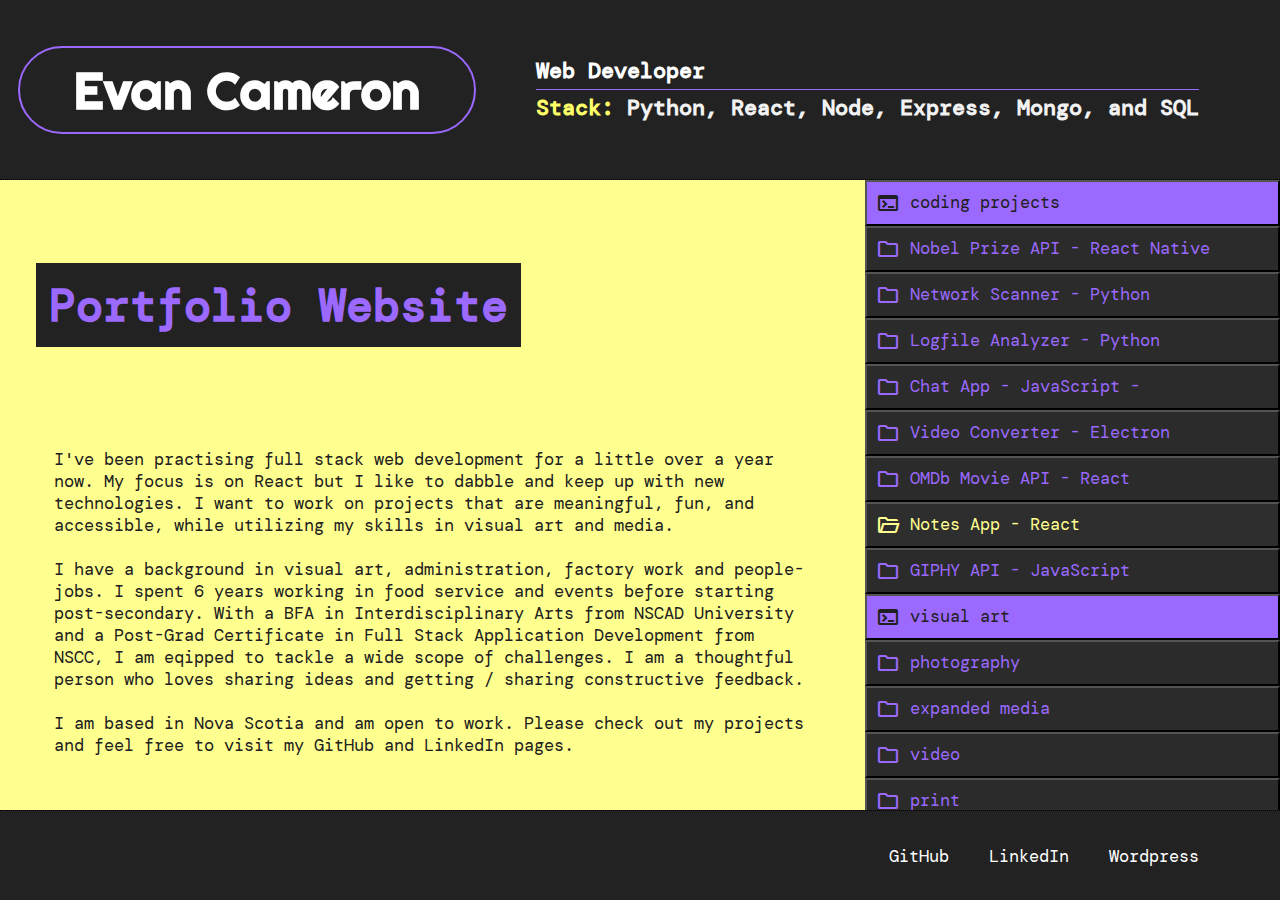
<file: index.html>
<!DOCTYPE html>
<html lang="en">
  <head>
    <meta charset="UTF-8" />
    <meta name="viewport" content="width=device-width, initial-scale=1.0" />

    <link rel="stylesheet" href="/style.css" />
    <link rel="icon" type="image/x-icon" href="../logos/green-disk.jpg" />
    <link
      rel="stylesheet"
      href="https://fonts.googleapis.com/css2?family=Material+Symbols+Outlined:opsz,wght,FILL,GRAD@20..48,100..700,0..1,-50..200"
    />
    <link
      rel="stylesheet"
      href="https://fonts.googleapis.com/css2?family=Material+Symbols+Outlined:opsz,wght,FILL,GRAD@20..48,100..700,0..1,-50..200"
    />
    <link rel="preconnect" href="https://fonts.googleapis.com" />
    <link rel="preconnect" href="https://fonts.gstatic.com" crossorigin />
    <link
      href="https://fonts.googleapis.com/css2?family=DM+Mono&family=Gabarito:wght@500&family=Righteous&family=Special+Elite&family=Work+Sans:wght@500&family=Young+Serif&display=swap"
      rel="stylesheet"
    />
    <link rel="apple-touch-icon" sizes="180x180" href="/apple-touch-icon.png" />
    <link
      rel="icon"
      type="image/png"
      sizes="32x32"
      href="./logos/floppydisk.png"
    />
    <!-- <link rel="icon" type="image/png" sizes="16x16" href="/floppydisk.png"> -->
    <link rel="manifest" href="/site.webmanifest" />

    <style>
      .material-symbols-outlined {
        font-variation-settings: "FILL" 0, "wght" 400, "GRAD" 0, "opsz" 24;
      }
    </style>

    <title>makeover</title>
  </head>
  <body>
    <div class="container">
      <div class="header">
        <div class="site-title">
          <a href="../index.html"><h1><span class="nowrap">Evan Cameron</span></h1></a>
        </div>
        <div class="job-title">
          <h2 id="dev">Web Developer</h2>
          <h2 id="stack">
            <span id="white">Stack: </span>Python, React, Node, Express, Mongo,
            and SQL
          </h2>
        </div>
      </div>

      <div class="main">
        <div class="navs">
          <div class="scroll-nav1">
            <button class="menu" id="menu">
              <span class="material-symbols-outlined"> terminal </span>
              <p class="nowrap">&nbsp;coding projects</p>
            </button>
            <a href="./pages/nobel.html"><button class="react" id="item1">
              <span class="material-symbols-outlined"> folder </span>
              <p class="nowrap">&nbsp;Nobel Prize API - React Native</p>
            </button></a>
              <a href="./pages/network.html"><button class="python" id="item4">
                <span class="material-symbols-outlined"> folder </span>
                <p class="nowrap">&nbsp;Network Scanner - Python</p>
              </button></a>
            <a href="./pages/logfile.html"><button class="python" id="item4">
              <span class="material-symbols-outlined"> folder </span>
              <p class="nowrap">&nbsp;Logfile Analyzer - Python</p>
            </button></a>
            <a href="./pages/socket.html"><button class="js" id="item5">
              <span class="material-symbols-outlined"> folder </span>
              <p class="nowrap">&nbsp;Chat App - JavaScript - </p>
            </button></a>
            <a href="./pages/videoconverter.html"><button class="js" id="item6">
              <span class="material-symbols-outlined"> folder </span>
              <p class="nowrap">&nbsp;Video Converter - Electron</p>
            </button></a>
            <a href="./pages/movies.html"><button class="react" id="item7">
              <span class="material-symbols-outlined"> folder </span>
              <p class="nowrap">&nbsp;OMDb Movie API - React</p>
            </button></a>
            <a href="./notes.html"><button class="unity  open-folder" id="item8">
              <span class="material-symbols-outlined"> folder_open </span>
              <p class="nowrap">&nbsp;Notes App - React</p>
            </button></a>
            <a href="./pages/giphy.html"><button class="react" id="item2">
              <span class="material-symbols-outlined"> folder </span>
              <p class="nowrap">&nbsp;GIPHY API - JavaScript</p>
            </button></a>
          </div>
          <div class="scroll-nav1">
            <button class="menu" id="menu">
              <span class="material-symbols-outlined"> terminal </span>
              <p class="nowrap">&nbsp;visual art</p>
            </button>
            <a href="./nobel.html"><button class="react" id="item1">
              <span class="material-symbols-outlined"> folder </span>
              <p class="nowrap">&nbsp;photography</p>
            </button></a>
            <a href="'./giphy.html"><button class="react" id="item2">
              <span class="material-symbols-outlined"> folder </span>
              <p class="nowrap">&nbsp;expanded media </p>
            </button></a>
            <a href="./logfile.html"><button class="python" id="item4">
              <span class="material-symbols-outlined"> folder </span>
              <p class="nowrap">&nbsp;video</p>
            </button></a>
            <a href="./logfile.html"><button class="python" id="item4">
              <span class="material-symbols-outlined"> folder </span>
              <p class="nowrap">&nbsp;print</p>
            </button></a>
          </div>
          <div class="scroll-nav1">
            <button class="menu" id="menu">
              <span class="material-symbols-outlined"> terminal </span>
              <p class="nowrap">&nbsp;blog</p>
            </button>
            <a href="./nobel.html"><button class="react" id="item1">
              <span class="material-symbols-outlined"> folder </span>
              <p class="nowrap">&nbsp;nocturne 2023 highlights</p>
            </button></a>
            <a href="'./giphy.html"><button class="react" id="item2">
              <span class="material-symbols-outlined"> folder </span>
              <p class="nowrap">&nbsp;listening october 2023</p>
            </button></a>
            <a href="./logfile.html"><button class="python" id="item4">
              <span class="material-symbols-outlined"> folder </span>
              <p class="nowrap">&nbsp;AI : Pokemon</p>
            </button></a>
            <a href="./logfile.html"><button class="js" id="item5">
              <span class="material-symbols-outlined"> folder </span>
              <p class="nowrap">&nbsp;AI : Wallaca and Gromit</p>
            </button></a>
            <a href="./logfile.html"></a><button class="js" id="item6">
              <span class="material-symbols-outlined"> folder </span>
              <p class="nowrap">&nbsp;AI : Powerpuff Girls</p>
            </button></a>
            <a href="./logfile.html"></a><button class="unity" id="item7">
              <span class="material-symbols-outlined"> folder </span>
              <p class="nowrap">&nbsp;desk tour autumn 2023</p>
            </button></a>
            <a href="./logfile.html"></a><button class="unity" id="item8">
              <span class="material-symbols-outlined"> folder </span>
              <p class="nowrap">&nbsp;pictures of art - Q3 2023</p>
            </button></a>
          </div>
          
        </div>

        <div class="content-home">
          <div class="content-intro">
            <h3 class="home-title nowrap">Portfolio Website</h3>
            <!-- <div class="buttons">
              <h3 class="type python">GitHub</h3>
              <h3 class="type github">LinkedIn</h3>
            </div> -->
          </div>

          <div class="description">
            <!-- <div class="coverphoto">
                <img src="./media/network.png" alt="" />
            </div> -->
                <div class="project-text">
                  <p class="paragraph"> I've been practising full stack web development for a little over a year now. My focus is on React but I like to dabble and keep up with new technologies. I want to work on projects that are meaningful, fun, and accessible,  while utilizing my skills in visual art and media. 
                  <br><br>
                  I have a background in visual art, administration, factory work and people-jobs. I spent 6 years working in food service and events before starting post-secondary. With a BFA in Interdisciplinary Arts from NSCAD University and a Post-Grad Certificate in Full Stack Application Development from NSCC, I am eqipped to tackle a wide scope of challenges. I am a thoughtful person who loves sharing ideas and getting / sharing constructive feedback.
                  <br><br>
                  I am based in Nova Scotia and am open to work. Please check out my projects and feel free to visit my GitHub and LinkedIn pages.
                  </p>
                </div>
          </div>
        </div>
      </div>

      <div class="footer">
        <div>
          <nav>
            <a class="footer-link" href="">GitHub</a>
            <a class="footer-link" href="">LinkedIn</a>
            <a class="footer-link" href="">Wordpress</a>
          </nav>
        </div>
      </div>
    </div>
  </body>
</html>
</file>
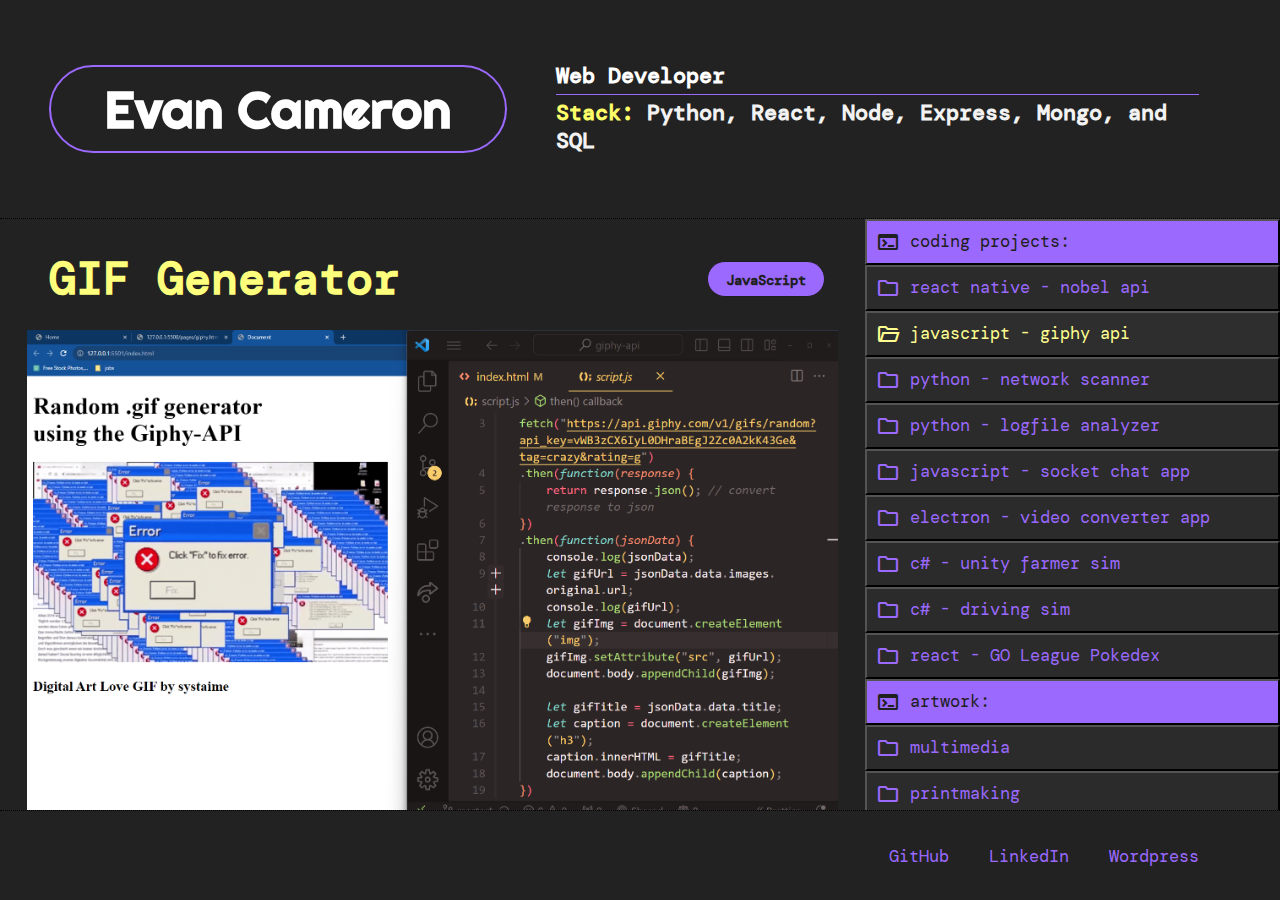
<file: pages/giphy.html>
<!DOCTYPE html>
<html lang="en">
  <head>
    <meta charset="UTF-8" />
    <meta name="viewport" content="width=device-width, initial-scale=1.0" />

    <link rel="stylesheet" href="/style.css" />
    <link rel="icon" type="image/x-icon" href="../logos/green-disk.jpg" />
    <link
      rel="stylesheet"
      href="https://fonts.googleapis.com/css2?family=Material+Symbols+Outlined:opsz,wght,FILL,GRAD@20..48,100..700,0..1,-50..200"
    />
    <link
      rel="stylesheet"
      href="https://fonts.googleapis.com/css2?family=Material+Symbols+Outlined:opsz,wght,FILL,GRAD@20..48,100..700,0..1,-50..200"
    />
    <link rel="preconnect" href="https://fonts.googleapis.com" />
    <link rel="preconnect" href="https://fonts.gstatic.com" crossorigin />
    <link
      href="https://fonts.googleapis.com/css2?family=DM+Mono&family=Gabarito:wght@500&family=Righteous&family=Special+Elite&family=Work+Sans:wght@500&family=Young+Serif&display=swap"
      rel="stylesheet"
    />
    <link rel="apple-touch-icon" sizes="180x180" href="/apple-touch-icon.png" />
    <link
      rel="icon"
      type="image/png"
      sizes="32x32"
      href="./logos/floppydisk.png"
    />
    <!-- <link rel="icon" type="image/png" sizes="16x16" href="/floppydisk.png"> -->
    <link rel="manifest" href="/site.webmanifest" />

    <style>
      .material-symbols-outlined {
        font-variation-settings: "FILL" 0, "wght" 400, "GRAD" 0, "opsz" 24;
      }
    </style>

    <title>makeover</title>
  </head>
  <body>
    <div class="container">

      <div class="header">
        <div class="title">
          <a href="../index.html">
            <h1><span class="nowrap">Evan Cameron</span></h1>
          </a>
        </div>
        <div class="job-title">
          <h2 id="dev">Web Developer</h2>
          <h2 id="stack"><span id="white">Stack: </span>Python, React, Node, Express, Mongo, and SQL </h2>
        </div>
      </div>

      <div class="main">
        <div class="navs">
          <div class="scroll-nav1">
            <button class="menu" id="menu">
              <span class="material-symbols-outlined"> terminal </span>
              <p class="nowrap">&nbsp;coding projects:</p>
            </button>
            <button class="react" id="item1">
                <span class="material-symbols-outlined"> folder </span>
                <p class="nowrap">&nbsp;react native - nobel api</p>
            </button>
            <a href="./giphy.html"><button class="react open-folder" id="item2">
              <span class="material-symbols-outlined"> folder_open </span>
              <p class="nowrap">&nbsp;javascript - giphy api</p>
            </button></a>
            <a class="alt-anchor" href="./network.html">
              <button class="python" id="item3" >
                <span class="material-symbols-outlined">
                    folder
                    </span>
                <p class="nowrap">&nbsp;python - network scanner</p>
              </button> </a>
            <button class="python" id="item4">
              <span class="material-symbols-outlined"> folder </span>
              <p class="nowrap">&nbsp;python - logfile analyzer</p>
            </button>
            <button class="js" id="item5">
              <span class="material-symbols-outlined"> folder </span>
              <p class="nowrap">&nbsp;javascript - socket chat app</p>
            </button>
            <button class="js" id="item6">
              <span class="material-symbols-outlined"> folder </span>
              <p class="nowrap">&nbsp;electron - video converter app</p>
            </button>
            <button class="unity" id="item7">
              <span class="material-symbols-outlined"> folder </span>
              <p class="nowrap">&nbsp;c# - unity farmer sim</p>
            </button>
            <button class="unity" id="item8">
              <span class="material-symbols-outlined"> folder </span>
              <p class="nowrap">&nbsp;c# - driving sim</p>
            </button>
            <button class="react" id="item9">
              <span class="material-symbols-outlined"> folder </span>
              <p class="nowrap">&nbsp;react - GO League Pokedex </p>
            </button>
          </div>
          <div class="scroll-nav2">
            <button class="menu" id="menu">
              <span class="material-symbols-outlined"> terminal </span>
              <p class="nowrap">&nbsp;artwork:</p>
            </button>

              <button class="blog">
                <span class="material-symbols-outlined"> folder </span>
                <p class="nowrap">&nbsp;multimedia</p>
              </button>

              <button class="blog">
                <span class="material-symbols-outlined"> folder </span>
                <p class="nowrap">&nbsp;printmaking</p>
              </button>
              
            <button class="blog">
              <span class="material-symbols-outlined"> folder </span>
              <p class="nowrap">&nbsp;video</p>
            </button>
            
            <button class="blog">
              <span class="material-symbols-outlined"> folder </span>
              <p class="nowrap">&nbsp;photography</p>
            </button>
          </div>
          <div class="scroll-nav2">
            <button class="menu" id="menu">
              <span class="material-symbols-outlined"> terminal </span>
              <p>&nbsp;blog posts:</p>
            </button>

              <button class="blog">
                <span class="material-symbols-outlined"> folder </span>
                <p>&nbsp;Desk Tour Autumn 2023</p>
              </button>

              <button class="blog">
                <span class="material-symbols-outlined"> folder </span>
                <p>&nbsp;Listening Suggestions 08/10/2023</p>
              </button>
              
            <button class="blog">
              <span class="material-symbols-outlined"> folder </span>
              <p>&nbsp;AI in cartoons: Pokemon</p>
            </button>
            
            <button class="blog">
              <span class="material-symbols-outlined"> folder </span>
              <p>&nbsp;AI in cartoons: Powerpuff Girls</p>
            </button>
          </div>
        </div>

        <div class="content">

          <div class="content-intro">
            <h3 class="title nowrap">GIF Generator</h3>
            <h3 class="type">JavaScript</h3>
          </div>
          
          <div class="description">
            <img src="./media/giphy.png" alt="" />
            <div class="project-text">
                <p class="paragraph">
                    This web application uses the Giphy API to generate a random gif each time the page loads.
                    <br><br>
                    It does this by sending a request to the API, and storing the API's response as JSON data.
                    <br><br>
                    The URL of the GIF image from the JSON data is used to create an HTML image element, and appends this to the web page. 
                    <br><br>
                    <a class="alt-anchor" href="https://developers.giphy.com/docs/sdk" target="_blank"><p class="github-link">Check out the API docs &nbsp;<span class="material-symbols-outlined">
                        open_in_new
                        </span></p></a>
                </p>
                <a class="alt-anchor"><p class="github-link"><span class="material-symbols-outlined">
                    open_in_new
                    </span>Download the GitHub Repo &nbsp;</p></a>
            </div>    
        </div>

          

        </div>

      </div>

      <div class="footer">
        <div>
          <nav>
            <a href="">GitHub</a>
            <a href="">LinkedIn</a>
            <a href="">Wordpress</a>
          </nav>
        </div>
      </div>
    </div>
  </body>
</html>
</file>
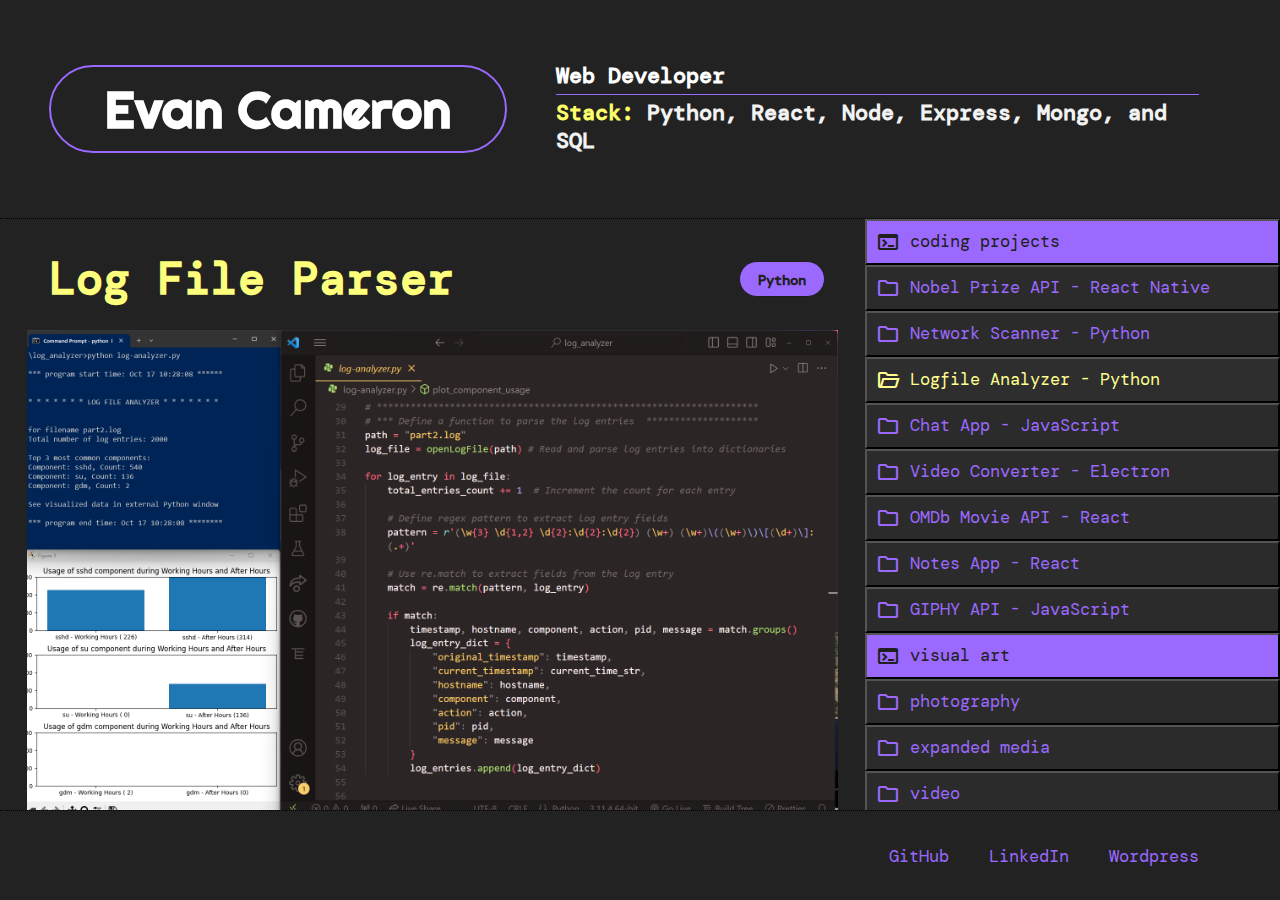
<file: pages/logfile.html>
<!DOCTYPE html>
<html lang="en">
  <head>
    <meta charset="UTF-8" />
    <meta name="viewport" content="width=device-width, initial-scale=1.0" />

    <link rel="stylesheet" href="/style.css" />
    <link rel="icon" type="image/x-icon" href="../logos/green-disk.jpg" />
    <link
      rel="stylesheet"
      href="https://fonts.googleapis.com/css2?family=Material+Symbols+Outlined:opsz,wght,FILL,GRAD@20..48,100..700,0..1,-50..200"
    />
    <link
      rel="stylesheet"
      href="https://fonts.googleapis.com/css2?family=Material+Symbols+Outlined:opsz,wght,FILL,GRAD@20..48,100..700,0..1,-50..200"
    />
    <link rel="preconnect" href="https://fonts.googleapis.com" />
    <link rel="preconnect" href="https://fonts.gstatic.com" crossorigin />
    <link
      href="https://fonts.googleapis.com/css2?family=DM+Mono&family=Gabarito:wght@500&family=Righteous&family=Special+Elite&family=Work+Sans:wght@500&family=Young+Serif&display=swap"
      rel="stylesheet"
    />
    <link rel="apple-touch-icon" sizes="180x180" href="/apple-touch-icon.png" />
    <link
      rel="icon"
      type="image/png"
      sizes="32x32"
      href="./logos/floppydisk.png"
    />
    <!-- <link rel="icon" type="image/png" sizes="16x16" href="/floppydisk.png"> -->
    <link rel="manifest" href="/site.webmanifest" />

    <style>
      .material-symbols-outlined {
        font-variation-settings: "FILL" 0, "wght" 400, "GRAD" 0, "opsz" 24;
      }
    </style>

    <title>makeover</title>
  </head>
  <body>
    <div class="container">

      <div class="header">
        <div class="title">
          <a href="../index.html">
            <h1><span class="nowrap">Evan Cameron</span></h1>
          </a>
        </div>
        <div class="job-title">
          <h2 id="dev">Web Developer</h2>
          <h2 id="stack"><span id="white">Stack: </span>Python, React, Node, Express, Mongo, and SQL </h2>
        </div>
      </div>

      <div class="main">
        <div class="navs">
          <div class="scroll-nav1">
            <button class="menu" id="menu">
              <span class="material-symbols-outlined"> terminal </span>
              <p class="nowrap">&nbsp;coding projects</p>
            </button>
            <a href="./nobel.html"><button class="react" id="item1">
              <span class="material-symbols-outlined"> folder </span>
              <p class="nowrap">&nbsp;Nobel Prize API - React Native</p>
            </button></a>
              <a href="./network.html"><button class="python" id="item4">
                <span class="material-symbols-outlined"> folder </span>
                <p class="nowrap">&nbsp;Network Scanner - Python</p>
              </button></a>
            <a href="./logfile.html"><button class="python open-folder" id="item4">
              <span class="material-symbols-outlined"> folder_open </span>
              <p class="nowrap">&nbsp;Logfile Analyzer - Python</p>
            </button></a>
            <a href="./socket.html"><button class="js" id="item5">
              <span class="material-symbols-outlined"> folder </span>
              <p class="nowrap">&nbsp;Chat App - JavaScript</p>
            </button></a>
            <a href="./videoconverter.html"><button class="js" id="item6">
              <span class="material-symbols-outlined"> folder </span>
              <p class="nowrap">&nbsp;Video Converter - Electron</p>
            </button></a>
            <a href="./movies.html"><button class="react" id="item7">
              <span class="material-symbols-outlined"> folder </span>
              <p class="nowrap">&nbsp;OMDb Movie API - React</p>
            </button></a>
            <a href="./notes.html"><button class="unity" id="item8">
              <span class="material-symbols-outlined"> folder </span>
              <p class="nowrap">&nbsp;Notes App - React</p>
            </button></a>
            <a href="./giphy.html"><button class="react" id="item2">
              <span class="material-symbols-outlined"> folder </span>
              <p class="nowrap">&nbsp;GIPHY API - JavaScript</p>
            </button></a>
          </div>
          <div class="scroll-nav1">
            <button class="menu" id="menu">
              <span class="material-symbols-outlined"> terminal </span>
              <p class="nowrap">&nbsp;visual art</p>
            </button>
            <a href="./nobel.html"><button class="react" id="item1">
              <span class="material-symbols-outlined"> folder </span>
              <p class="nowrap">&nbsp;photography</p>
            </button></a>
            <a href="'./giphy.html"><button class="react" id="item2">
              <span class="material-symbols-outlined"> folder </span>
              <p class="nowrap">&nbsp;expanded media </p>
            </button></a>
            <a href="./logfile.html"><button class="python" id="item4">
              <span class="material-symbols-outlined"> folder </span>
              <p class="nowrap">&nbsp;video</p>
            </button></a>
            <a href="./logfile.html"><button class="python" id="item4">
              <span class="material-symbols-outlined"> folder </span>
              <p class="nowrap">&nbsp;print</p>
            </button></a>
          </div>
          <div class="scroll-nav1">
            <button class="menu" id="menu">
              <span class="material-symbols-outlined"> terminal </span>
              <p class="nowrap">&nbsp;blog</p>
            </button>
            <a href="./nobel.html"><button class="react" id="item1">
              <span class="material-symbols-outlined"> folder </span>
              <p class="nowrap">&nbsp;nocturne 2023 highlights</p>
            </button></a>
            <a href="'./giphy.html"><button class="react" id="item2">
              <span class="material-symbols-outlined"> folder </span>
              <p class="nowrap">&nbsp;listening october 2023</p>
            </button></a>
            <a href="./logfile.html"><button class="python" id="item4">
              <span class="material-symbols-outlined"> folder </span>
              <p class="nowrap">&nbsp;AI : Pokemon</p>
            </button></a>
            <a href="./logfile.html"><button class="js" id="item5">
              <span class="material-symbols-outlined"> folder </span>
              <p class="nowrap">&nbsp;AI : Wallaca and Gromit</p>
            </button></a>
            <a href="./logfile.html"></a><button class="js" id="item6">
              <span class="material-symbols-outlined"> folder </span>
              <p class="nowrap">&nbsp;AI : Powerpuff Girls</p>
            </button></a>
            <a href="./logfile.html"></a><button class="unity" id="item7">
              <span class="material-symbols-outlined"> folder </span>
              <p class="nowrap">&nbsp;desk tour autumn 2023</p>
            </button></a>
            <a href="./logfile.html"></a><button class="unity" id="item8">
              <span class="material-symbols-outlined"> folder </span>
              <p class="nowrap">&nbsp;pictures of art - Q3 2023</p>
            </button></a>
          </div>
          
        </div>

        <div class="content">
          <div class="content-intro">
            <h3 class="title nowrap">Log File Parser</h3>
            <h3 class="type"> Python</h3>
          </div>
          
          <div class="description">
            <img src="./media/logfile.png" alt="" />
            <div class="project-text">
                <p class="paragraph">This Python program analyzes log entries from a file. It does the following:
                  <br><br>Reads log entries from a file and extracts information like timestamps, hostnames, components, actions, process IDs, and messages.
                  <br><br>Counts and displays the top three most common components mentioned in the log entries.
                  <br><br>Classifies log entries into "Working Hours" or "After Hours" based on their timestamps.
                  <br><br>Creates a plot that visualizes the usage of the top three components during working hours and after hours.</p>
                <a class="alt-anchor"><p class="github-link"><span class="material-symbols-outlined">
                    open_in_new
                    </span>Download the GitHub Repo &nbsp;</p></a>
            </div>    
        </div>

          

        </div>

      </div>

      <div class="footer">
        <div>
          <nav>
            <a href="">GitHub</a>
            <a href="">LinkedIn</a>
            <a href="">Wordpress</a>
          </nav>
        </div>
      </div>
    </div>
  </body>
</html>
</file>
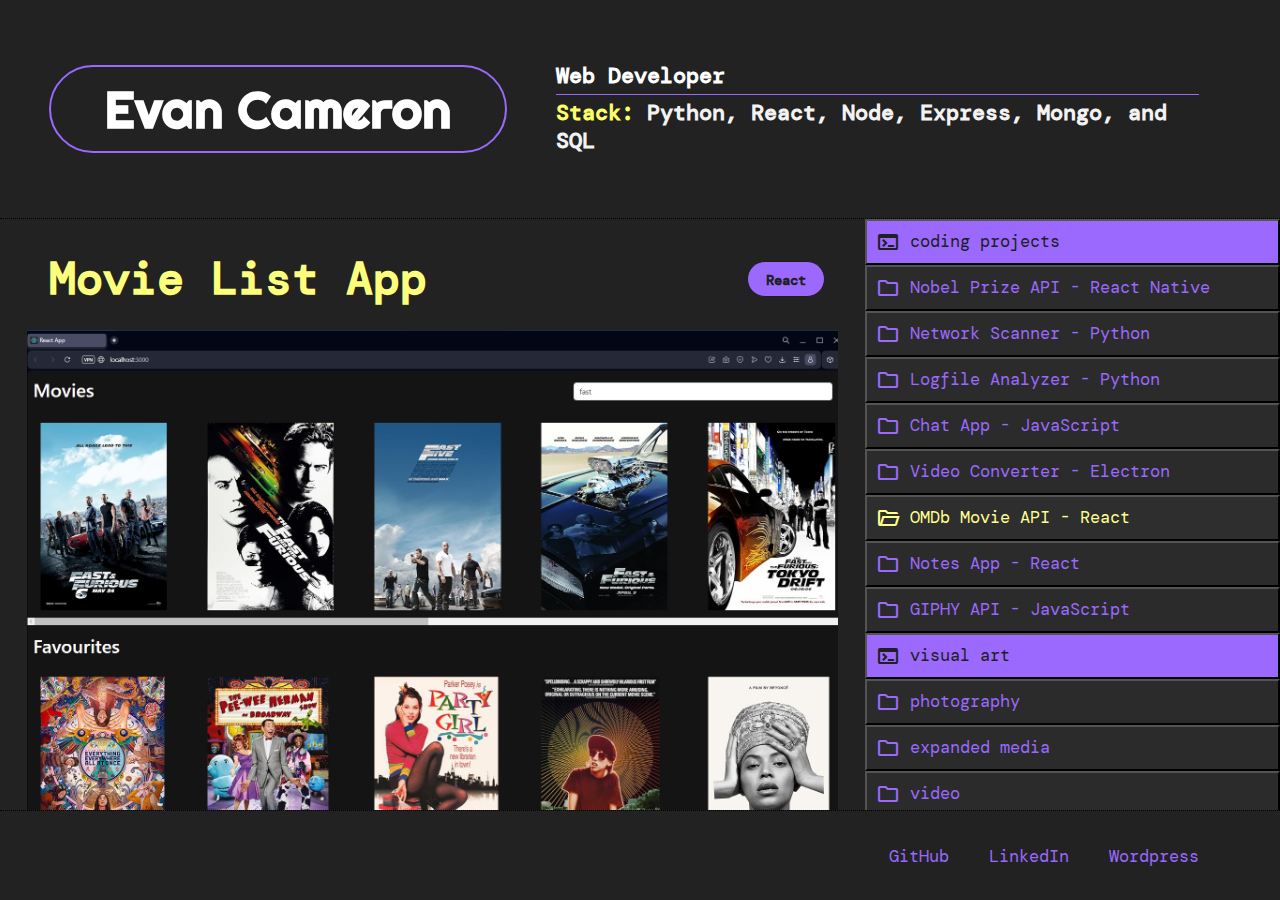
<file: pages/movies.html>
<!DOCTYPE html>
<html lang="en">
  <head>
    <meta charset="UTF-8" />
    <meta name="viewport" content="width=device-width, initial-scale=1.0" />

    <link rel="stylesheet" href="/style.css" />
    <link rel="icon" type="image/x-icon" href="../logos/green-disk.jpg" />
    <link
      rel="stylesheet"
      href="https://fonts.googleapis.com/css2?family=Material+Symbols+Outlined:opsz,wght,FILL,GRAD@20..48,100..700,0..1,-50..200"
    />
    <link
      rel="stylesheet"
      href="https://fonts.googleapis.com/css2?family=Material+Symbols+Outlined:opsz,wght,FILL,GRAD@20..48,100..700,0..1,-50..200"
    />
    <link rel="preconnect" href="https://fonts.googleapis.com" />
    <link rel="preconnect" href="https://fonts.gstatic.com" crossorigin />
    <link
      href="https://fonts.googleapis.com/css2?family=DM+Mono&family=Gabarito:wght@500&family=Righteous&family=Special+Elite&family=Work+Sans:wght@500&family=Young+Serif&display=swap"
      rel="stylesheet"
    />
    <link rel="apple-touch-icon" sizes="180x180" href="/apple-touch-icon.png" />
    <link
      rel="icon"
      type="image/png"
      sizes="32x32"
      href="./logos/floppydisk.png"
    />
    <!-- <link rel="icon" type="image/png" sizes="16x16" href="/floppydisk.png"> -->
    <link rel="manifest" href="/site.webmanifest" />

    <style>
      .material-symbols-outlined {
        font-variation-settings: "FILL" 0, "wght" 400, "GRAD" 0, "opsz" 24;
      }
    </style>

    <title>makeover</title>
  </head>
  <body>
    <div class="container">

      <div class="header">
        <div class="title">
          <a href="../index.html">
            <h1><span class="nowrap">Evan Cameron</span></h1>
          </a>
        </div>
        <div class="job-title">
          <h2 id="dev">Web Developer</h2>
          <h2 id="stack"><span id="white">Stack: </span>Python, React, Node, Express, Mongo, and SQL </h2>
        </div>
      </div>

      <div class="main">
        <div class="navs">
          <div class="scroll-nav1">
            <button class="menu" id="menu">
              <span class="material-symbols-outlined"> terminal </span>
              <p class="nowrap">&nbsp;coding projects</p>
            </button>
            <a href="./nobel.html"><button class="react" id="item1">
              <span class="material-symbols-outlined"> folder </span>
              <p class="nowrap">&nbsp;Nobel Prize API - React Native</p>
            </button></a>
              <a href="./network.html"><button class="python" id="item4">
                <span class="material-symbols-outlined"> folder </span>
                <p class="nowrap">&nbsp;Network Scanner - Python</p>
              </button></a>
            <a href="./logfile.html"><button class="python" id="item4">
              <span class="material-symbols-outlined"> folder </span>
              <p class="nowrap">&nbsp;Logfile Analyzer - Python</p>
            </button></a>
            <a href="./socket.html"><button class="js" id="item5">
              <span class="material-symbols-outlined"> folder </span>
              <p class="nowrap">&nbsp;Chat App - JavaScript</p>
            </button></a>
            <a href="./videoconverter.html"><button class="js" id="item6">
              <span class="material-symbols-outlined"> folder </span>
              <p class="nowrap">&nbsp;Video Converter - Electron</p>
            </button></a>
            <a href="./movies.html"><button class="react open-folder" id="item7">
              <span class="material-symbols-outlined"> folder_open </span>
              <p class="nowrap">&nbsp;OMDb Movie API - React</p>
            </button></a>
            <a href="./notes.html"><button class="unity" id="item8">
              <span class="material-symbols-outlined"> folder </span>
              <p class="nowrap">&nbsp;Notes App - React</p>
            </button></a>
            <a href="./giphy.html"><button class="react" id="item2">
              <span class="material-symbols-outlined"> folder </span>
              <p class="nowrap">&nbsp;GIPHY API - JavaScript</p>
            </button></a>
          </div>
          <div class="scroll-nav1">
            <button class="menu" id="menu">
              <span class="material-symbols-outlined"> terminal </span>
              <p class="nowrap">&nbsp;visual art</p>
            </button>
            <a href="./nobel.html"><button class="react" id="item1">
              <span class="material-symbols-outlined"> folder </span>
              <p class="nowrap">&nbsp;photography</p>
            </button></a>
            <a href="'./giphy.html"><button class="react" id="item2">
              <span class="material-symbols-outlined"> folder </span>
              <p class="nowrap">&nbsp;expanded media </p>
            </button></a>
            <a href="./logfile.html"><button class="python" id="item4">
              <span class="material-symbols-outlined"> folder </span>
              <p class="nowrap">&nbsp;video</p>
            </button></a>
            <a href="./logfile.html"><button class="python" id="item4">
              <span class="material-symbols-outlined"> folder </span>
              <p class="nowrap">&nbsp;print</p>
            </button></a>
          </div>
          <div class="scroll-nav1">
            <button class="menu" id="menu">
              <span class="material-symbols-outlined"> terminal </span>
              <p class="nowrap">&nbsp;blog</p>
            </button>
            <a href="./nobel.html"><button class="react" id="item1">
              <span class="material-symbols-outlined"> folder </span>
              <p class="nowrap">&nbsp;nocturne 2023 highlights</p>
            </button></a>
            <a href="'./giphy.html"><button class="react" id="item2">
              <span class="material-symbols-outlined"> folder </span>
              <p class="nowrap">&nbsp;listening october 2023</p>
            </button></a>
            <a href="./logfile.html"><button class="python" id="item4">
              <span class="material-symbols-outlined"> folder </span>
              <p class="nowrap">&nbsp;AI : Pokemon</p>
            </button></a>
            <a href="./logfile.html"><button class="js" id="item5">
              <span class="material-symbols-outlined"> folder </span>
              <p class="nowrap">&nbsp;AI : Wallaca and Gromit</p>
            </button></a>
            <a href="./logfile.html"></a><button class="js" id="item6">
              <span class="material-symbols-outlined"> folder </span>
              <p class="nowrap">&nbsp;AI : Powerpuff Girls</p>
            </button></a>
            <a href="./logfile.html"></a><button class="unity" id="item7">
              <span class="material-symbols-outlined"> folder </span>
              <p class="nowrap">&nbsp;desk tour autumn 2023</p>
            </button></a>
            <a href="./logfile.html"></a><button class="unity" id="item8">
              <span class="material-symbols-outlined"> folder </span>
              <p class="nowrap">&nbsp;pictures of art - Q3 2023</p>
            </button></a>
          </div>
          
        </div>

        <div class="content">

          <div class="content-intro">
            <h3 class="title nowrap">Movie List App</h3>
            <h3 class="type"> React</h3>
          </div>
          
          <div class="description">
            <img src="./media/movies.png" alt="" />
            <div class="project-text">
                <p class="paragraph">
                    This React application uses the OMDb API to search the online movie database.
                    <br><br>
                    Users can add / remove movies to their favourites list. This information is saved in the web browser's local storage so your favourites are remembered even if you close the website. 
                    <br><br>
                </p>
                <a href="https://www.omdbapi.com/" target="_blank" class="alt-anchor"><p class="github-link"><span class="material-symbols-outlined">
                    open_in_new
                    </span>Learn more about the API &nbsp;</p></a>
                <a class="alt-anchor"><p class="github-link"><span class="material-symbols-outlined">
                    open_in_new
                    </span>Download the GitHub Repo &nbsp;</p></a>
            </div>    
        </div>

          

        </div>

      </div>

      <div class="footer">
        <div>
          <nav>
            <a href="">GitHub</a>
            <a href="">LinkedIn</a>
            <a href="">Wordpress</a>
          </nav>
        </div>
      </div>
    </div>
  </body>
</html>
</file>
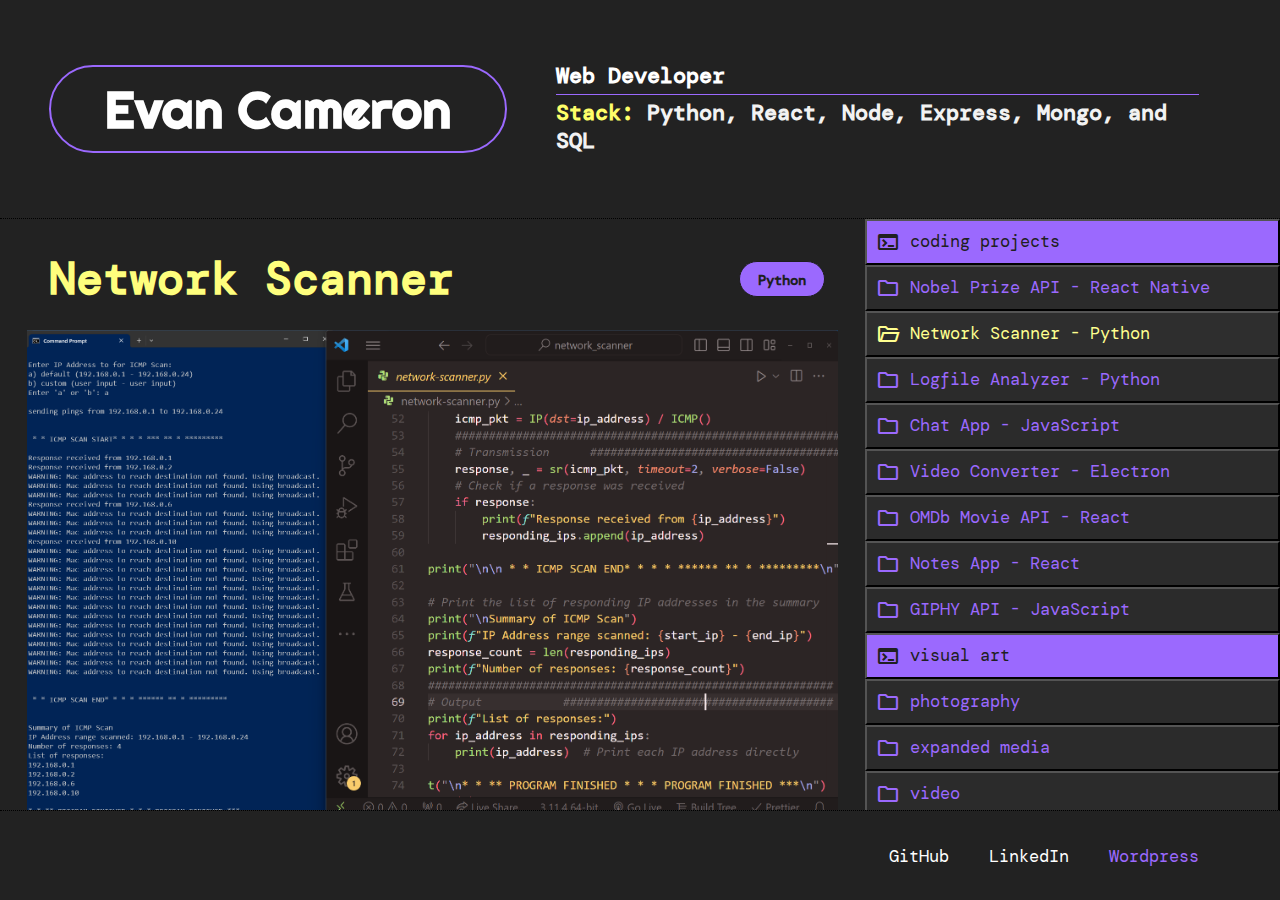
<file: pages/network.html>
<!DOCTYPE html>
<html lang="en">
  <head>
    <meta charset="UTF-8" />
    <meta name="viewport" content="width=device-width, initial-scale=1.0" />

    <link rel="stylesheet" href="/style.css" />
    <link rel="icon" type="image/x-icon" href="../logos/green-disk.jpg" />
    <link
      rel="stylesheet"
      href="https://fonts.googleapis.com/css2?family=Material+Symbols+Outlined:opsz,wght,FILL,GRAD@20..48,100..700,0..1,-50..200"
    />
    <link
      rel="stylesheet"
      href="https://fonts.googleapis.com/css2?family=Material+Symbols+Outlined:opsz,wght,FILL,GRAD@20..48,100..700,0..1,-50..200"
    />
    <link rel="preconnect" href="https://fonts.googleapis.com" />
    <link rel="preconnect" href="https://fonts.gstatic.com" crossorigin />
    <link
      href="https://fonts.googleapis.com/css2?family=DM+Mono&family=Gabarito:wght@500&family=Righteous&family=Special+Elite&family=Work+Sans:wght@500&family=Young+Serif&display=swap"
      rel="stylesheet"
    />
    <link rel="apple-touch-icon" sizes="180x180" href="/apple-touch-icon.png" />
    <link
      rel="icon"
      type="image/png"
      sizes="32x32"
      href="./logos/floppydisk.png"
    />
    <!-- <link rel="icon" type="image/png" sizes="16x16" href="/floppydisk.png"> -->
    <link rel="manifest" href="/site.webmanifest" />

    <style>
      .material-symbols-outlined {
        font-variation-settings: "FILL" 0, "wght" 400, "GRAD" 0, "opsz" 24;
      }
    </style>

    <title>makeover</title>
  </head>
  <body>
    <div class="container">
      <div class="header">
        <div class="title">
          <a href="../index.html">
            <h1><span class="nowrap">Evan Cameron</span></h1>
          </a>
        </div>
        <div class="job-title">
          <h2 id="dev">Web Developer</h2>
          <h2 id="stack"><span id="white">Stack: </span>Python, React, Node, Express, Mongo, and SQL </h2>
        </div>
      </div>

      <div class="main">
        <div class="navs">
          <div class="scroll-nav1">
            <button class="menu" id="menu">
              <span class="material-symbols-outlined"> terminal </span>
              <p class="nowrap">&nbsp;coding projects</p>
            </button>
            <a href="./nobel.html"><button class="react" id="item1">
              <span class="material-symbols-outlined"> folder </span>
              <p class="nowrap">&nbsp;Nobel Prize API - React Native</p>
            </button></a>
            
            <!-- <a class="alt-anchor" href="network.html"> -->
              <button class="python open-folder" id="item3">
                <span class="material-symbols-outlined"> folder_open </span>
                <p class="nowrap">&nbsp;Network Scanner - Python</p>
              <!-- </button> -->
            <a href="./logfile.html"><button class="python" id="item4">
              <span class="material-symbols-outlined"> folder </span>
              <p class="nowrap">&nbsp;Logfile Analyzer - Python</p>
            </button></a>
            <a href="./socket.html"><button class="js" id="item5">
              <span class="material-symbols-outlined"> folder </span>
              <p class="nowrap">&nbsp;Chat App - JavaScript</p>
            </button></a>
            <a href="./videoconverter.html"><button class="js" id="item6">
              <span class="material-symbols-outlined"> folder </span>
              <p class="nowrap">&nbsp;Video Converter - Electron</p>
            </button></a>
            <a href="./movies.html"><button class="react" id="item7">
              <span class="material-symbols-outlined"> folder </span>
              <p class="nowrap">&nbsp;OMDb Movie API - React</p>
            </button></a>
            <a href="./notes.html"><button class="unity" id="item8">
              <span class="material-symbols-outlined"> folder </span>
              <p class="nowrap">&nbsp;Notes App - React</p>
            </button></a>
            <a href="./giphy.html"><button class="react" id="item2">
              <span class="material-symbols-outlined"> folder </span>
              <p class="nowrap">&nbsp;GIPHY API - JavaScript</p>
            </button></a>
          </div>
          <div class="scroll-nav1">
            <button class="menu" id="menu">
              <span class="material-symbols-outlined"> terminal </span>
              <p class="nowrap">&nbsp;visual art</p>
            </button>
            <a href="./nobel.html"><button class="react" id="item1">
              <span class="material-symbols-outlined"> folder </span>
              <p class="nowrap">&nbsp;photography</p>
            </button></a>
            <a href="'./giphy.html"><button class="react" id="item2">
              <span class="material-symbols-outlined"> folder </span>
              <p class="nowrap">&nbsp;expanded media </p>
            </button></a>
            <a href="./logfile.html"><button class="python" id="item4">
              <span class="material-symbols-outlined"> folder </span>
              <p class="nowrap">&nbsp;video</p>
            </button></a>
            <a href="./logfile.html"><button class="python" id="item4">
              <span class="material-symbols-outlined"> folder </span>
              <p class="nowrap">&nbsp;print</p>
            </button></a>
          </div>
          <div class="scroll-nav1">
            <button class="menu" id="menu">
              <span class="material-symbols-outlined"> terminal </span>
              <p class="nowrap">&nbsp;blog</p>
            </button>
            <a href="./nobel.html"><button class="react" id="item1">
              <span class="material-symbols-outlined"> folder </span>
              <p class="nowrap">&nbsp;nocturne 2023 highlights</p>
            </button></a>
            <a href="'./giphy.html"><button class="react" id="item2">
              <span class="material-symbols-outlined"> folder </span>
              <p class="nowrap">&nbsp;listening october 2023</p>
            </button></a>
            <a href="./logfile.html"><button class="python" id="item4">
              <span class="material-symbols-outlined"> folder </span>
              <p class="nowrap">&nbsp;AI : Pokemon</p>
            </button></a>
            <a href="./logfile.html"><button class="js" id="item5">
              <span class="material-symbols-outlined"> folder </span>
              <p class="nowrap">&nbsp;AI : Wallaca and Gromit</p>
            </button></a>
            <a href="./logfile.html"></a><button class="js" id="item6">
              <span class="material-symbols-outlined"> folder </span>
              <p class="nowrap">&nbsp;AI : Powerpuff Girls</p>
            </button></a>
            <a href="./logfile.html"></a><button class="unity" id="item7">
              <span class="material-symbols-outlined"> folder </span>
              <p class="nowrap">&nbsp;desk tour autumn 2023</p>
            </button></a>
            <a href="./logfile.html"></a><button class="unity" id="item8">
              <span class="material-symbols-outlined"> folder </span>
              <p class="nowrap">&nbsp;pictures of art - Q3 2023</p>
            </button></a>
          </div>
          
        </div>

        <div class="content">
          <div class="content-intro">
            <h3 class="title nowrap">Network Scanner</h3>
            <div class="buttons">
              <h3 class="type python">Python</h3>
              <!-- <h3 class="type github">Download&nbsp;<span class="material-symbols-outlined">
                open_in_browser
                </span></h3> -->
            </div>
          </div>

          <div class="description">
            <div class="coverphoto">
                <img src="./media/network.png" alt="" />
            </div>
            <div class="project-text">
              <p class="paragraph">
                This Python program is a network scanner that allows a user to
                choose between two scanning modes: ICMP (Internet Control
                Message Protocol) or TCP (Transmission Control Protocol). The
                program is designed to identify active hosts or open ports
                within a specified IP address range.
              </p>
              <br>
              <p>
                In the ICMP mode, the program sends ICMP echo requests (commonly
                known as pings) to a range of IP addresses. In the TCP mode, the
                program scans a specific IP address for open ports.
              </p>
              <br>
              <p>
                Overall, this tool helps users identify active hosts or open
                ports on a network, making it useful for network diagnostics and
                security assessments.
              </p>
              <br><br>
              <a class="alt-anchor download"
                ><p class="github-link">
                  <span class="material-symbols-outlined"> open_in_new </span
                  >Download &nbsp;
                </p></a
              >
            </div>
          </div>
        </div>
      </div>

      <div class="footer">
        <div>
          <nav>
            <a class="footer-link" href="">GitHub</a>
            <a class="footer-link" href="">LinkedIn</a>
            <a class="footer-l ` ink" href="">Wordpress</a>
          </nav>
        </div>
      </div>

    </div>
  </body>
</html>
</file>
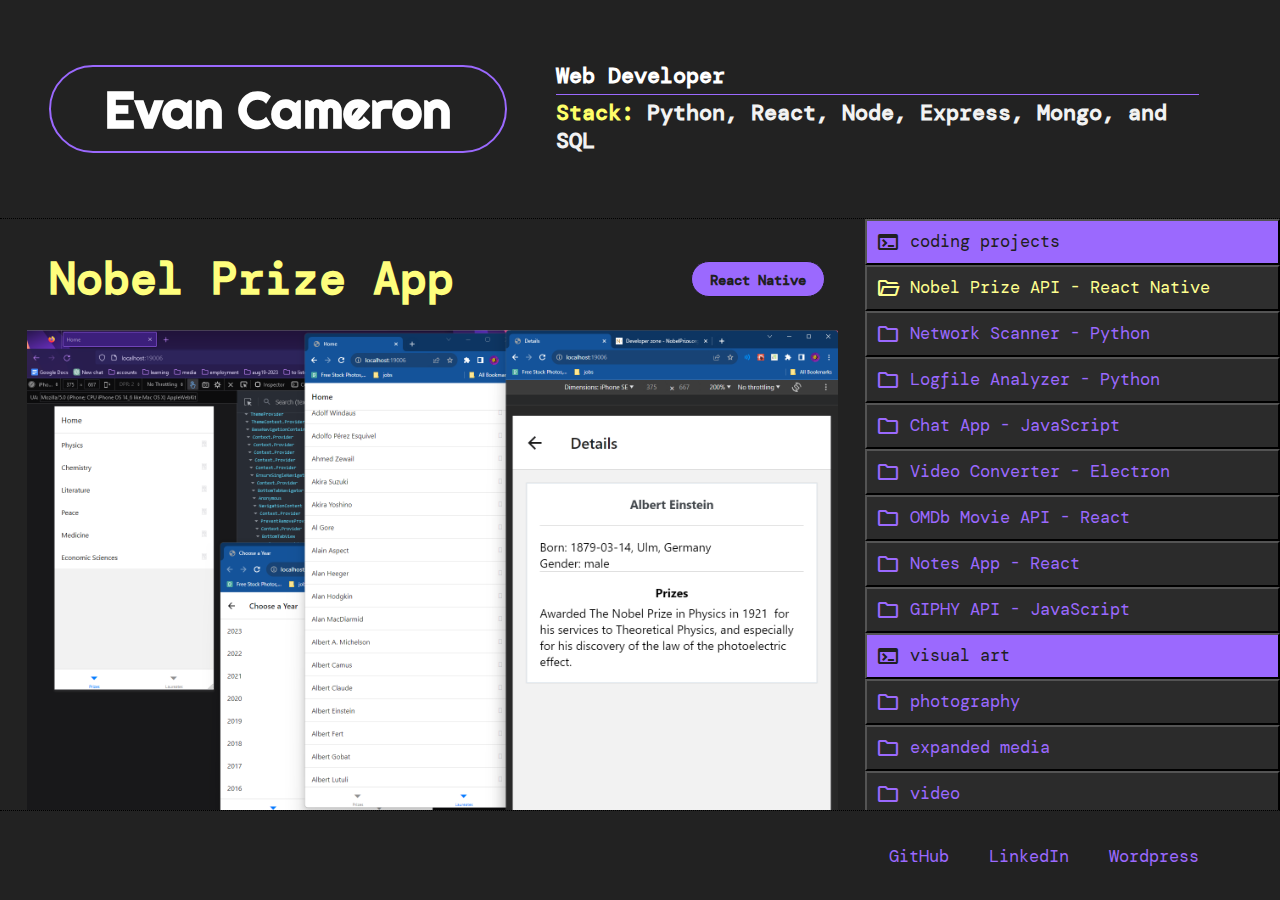
<file: pages/nobel.html>
<!DOCTYPE html>
<html lang="en">
  <head>
    <meta charset="UTF-8" />
    <meta name="viewport" content="width=device-width, initial-scale=1.0" />

    <link rel="stylesheet" href="/style.css" />
    <link rel="icon" type="image/x-icon" href="../logos/green-disk.jpg" />
    <link
      rel="stylesheet"
      href="https://fonts.googleapis.com/css2?family=Material+Symbols+Outlined:opsz,wght,FILL,GRAD@20..48,100..700,0..1,-50..200"
    />
    <link
      rel="stylesheet"
      href="https://fonts.googleapis.com/css2?family=Material+Symbols+Outlined:opsz,wght,FILL,GRAD@20..48,100..700,0..1,-50..200"
    />
    <link rel="preconnect" href="https://fonts.googleapis.com" />
    <link rel="preconnect" href="https://fonts.gstatic.com" crossorigin />
    <link
      href="https://fonts.googleapis.com/css2?family=DM+Mono&family=Gabarito:wght@500&family=Righteous&family=Special+Elite&family=Work+Sans:wght@500&family=Young+Serif&display=swap"
      rel="stylesheet"
    />
    <link rel="apple-touch-icon" sizes="180x180" href="/apple-touch-icon.png" />
    <link
      rel="icon"
      type="image/png"
      sizes="32x32"
      href="./logos/floppydisk.png"
    />
    <!-- <link rel="icon" type="image/png" sizes="16x16" href="/floppydisk.png"> -->
    <link rel="manifest" href="/site.webmanifest" />

    <style>
      .material-symbols-outlined {
        font-variation-settings: "FILL" 0, "wght" 400, "GRAD" 0, "opsz" 24;
      }
    </style>

    <title>makeover</title>
  </head>
  <body>
    <div class="container">

      <div class="header">
        <div class="title">
          <a href="../index.html">
            <h1><span class="nowrap">Evan Cameron</span></h1>
          </a>
        </div>
        <div class="job-title">
          <h2 id="dev">Web Developer</h2>
          <h2 id="stack"><span id="white">Stack: </span>Python, React, Node, Express, Mongo, and SQL </h2>
        </div>
      </div>

      <div class="main">
        <div class="navs">
          <div class="scroll-nav1">
            <button class="menu" id="menu">
              <span class="material-symbols-outlined"> terminal </span>
              <p class="nowrap">&nbsp;coding projects</p>
            </button>
            <a href="./nobel.html"><button class="react open-folder" id="item1">
              <span class="material-symbols-outlined"> folder_open </span>
              <p class="nowrap">&nbsp;Nobel Prize API - React Native</p>
            </button></a>
              <a href="./network.html"><button class="python" id="item4">
                <span class="material-symbols-outlined"> folder </span>
                <p class="nowrap">&nbsp;Network Scanner - Python</p>
              </button></a>
            <a href="./logfile.html"><button class="python" id="item4">
              <span class="material-symbols-outlined"> folder </span>
              <p class="nowrap">&nbsp;Logfile Analyzer - Python</p>
            </button></a>
            <a href="./socket.html"><button class="js" id="item5">
              <span class="material-symbols-outlined"> folder </span>
              <p class="nowrap">&nbsp;Chat App - JavaScript</p>
            </button></a>
            <a href="./videoconverter.html"><button class="js" id="item6">
              <span class="material-symbols-outlined"> folder </span>
              <p class="nowrap">&nbsp;Video Converter - Electron</p>
            </button></a>
            <a href="./movies.html"><button class="react" id="item7">
              <span class="material-symbols-outlined"> folder </span>
              <p class="nowrap">&nbsp;OMDb Movie API - React</p>
            </button></a>
            <a href="./notes.html"><button class="unity" id="item8">
              <span class="material-symbols-outlined"> folder </span>
              <p class="nowrap">&nbsp;Notes App - React</p>
            </button></a>
            <a href="./giphy.html"><button class="react" id="item2">
              <span class="material-symbols-outlined"> folder </span>
              <p class="nowrap">&nbsp;GIPHY API - JavaScript</p>
            </button></a>
          </div>
          <div class="scroll-nav1">
            <button class="menu" id="menu">
              <span class="material-symbols-outlined"> terminal </span>
              <p class="nowrap">&nbsp;visual art</p>
            </button>
            <a href="./nobel.html"><button class="react" id="item1">
              <span class="material-symbols-outlined"> folder </span>
              <p class="nowrap">&nbsp;photography</p>
            </button></a>
            <a href="./giphy.html"><button class="react" id="item2">
              <span class="material-symbols-outlined"> folder </span>
              <p class="nowrap">&nbsp;expanded media </p>
            </button></a>
            <a href="./logfile.html"><button class="python" id="item4">
              <span class="material-symbols-outlined"> folder </span>
              <p class="nowrap">&nbsp;video</p>
            </button></a>
            <a href="./logfile.html"><button class="python" id="item4">
              <span class="material-symbols-outlined"> folder </span>
              <p class="nowrap">&nbsp;print</p>
            </button></a>
          </div>
          <div class="scroll-nav1">
            <button class="menu" id="menu">
              <span class="material-symbols-outlined"> terminal </span>
              <p class="nowrap">&nbsp;blog</p>
            </button>
            <a href="./nobel.html"><button class="react" id="item1">
              <span class="material-symbols-outlined"> folder </span>
              <p class="nowrap">&nbsp;nocturne 2023 highlights</p>
            </button></a>
            <a href="'./giphy.html"><button class="react" id="item2">
              <span class="material-symbols-outlined"> folder </span>
              <p class="nowrap">&nbsp;listening october 2023</p>
            </button></a>
            <a href="./logfile.html"><button class="python" id="item4">
              <span class="material-symbols-outlined"> folder </span>
              <p class="nowrap">&nbsp;AI : Pokemon</p>
            </button></a>
            <a href="./logfile.html"><button class="js" id="item5">
              <span class="material-symbols-outlined"> folder </span>
              <p class="nowrap">&nbsp;AI : Wallaca and Gromit</p>
            </button></a>
            <a href="./logfile.html"></a><button class="js" id="item6">
              <span class="material-symbols-outlined"> folder </span>
              <p class="nowrap">&nbsp;AI : Powerpuff Girls</p>
            </button></a>
            <a href="./logfile.html"></a><button class="unity" id="item7">
              <span class="material-symbols-outlined"> folder </span>
              <p class="nowrap">&nbsp;desk tour autumn 2023</p>
            </button></a>
            <a href="./logfile.html"></a><button class="unity" id="item8">
              <span class="material-symbols-outlined"> folder </span>
              <p class="nowrap">&nbsp;pictures of art - Q3 2023</p>
            </button></a>
          </div>
          
        </div>

        <div class="content">

          <div class="content-intro">
            <h3 class="title nowrap">Nobel Prize App</h3>
            <h3 class="type"> React Native</h3>
          </div>
          
          <div class="description">
            <img src="./media/nobel1.png" alt="" />
            <div class="project-text">
                <p class="paragraph">
                    This React Native application uses the Nobel Prize API to explore the history of awards and their recipients.
                    <br><br>
                    The application is divded into two stacks: Prizes and Laureates. 
                    <br><br>
                    Laureates sorts the awards alphabetically by recipients first name.
                    <br><br>
                    Prizes is organized by category, and then listed by year. 
                    <br><br>
                    <a class="alt-anchor" href="https://www.nobelprize.org/about/developer-zone-2/" target="_blank"><p class="github-link">Check out the API docs &nbsp;<span class="material-symbols-outlined">
                        open_in_new
                        </span></p></a>
                </p>
                <a class="alt-anchor"><p class="github-link"><span class="material-symbols-outlined">
                    open_in_new
                    </span>Download the GitHub Repo &nbsp;</p></a>
            </div>    
        </div>

          

        </div>

      </div>

      <div class="footer">
        <div>
          <nav>
            <a href="">GitHub</a>
            <a href="">LinkedIn</a>
            <a href="">Wordpress</a>
          </nav>
        </div>
      </div>
    </div>
  </body>
</html>
</file>
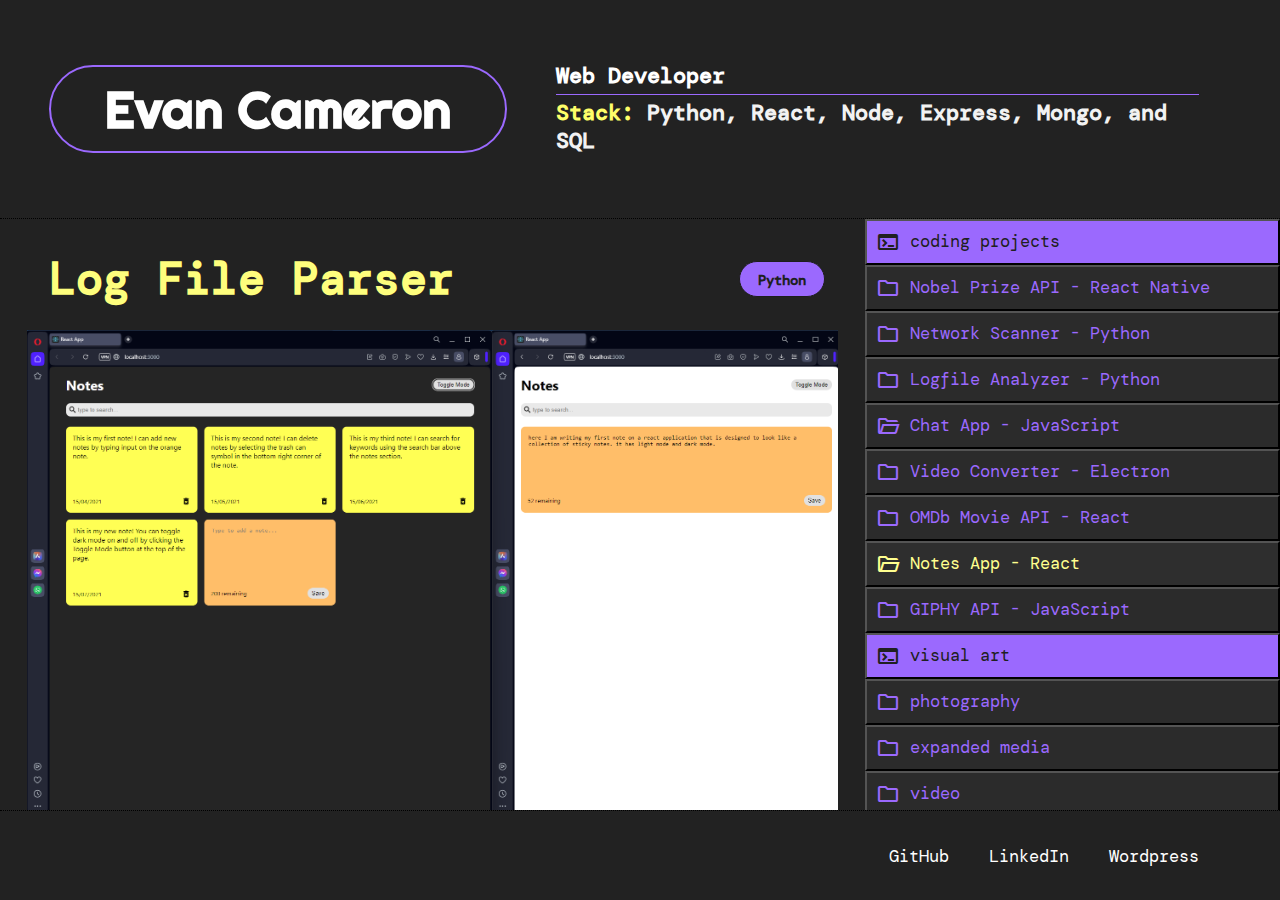
<file: pages/notes.html>
<!DOCTYPE html>
<html lang="en">
  <head>
    <meta charset="UTF-8" />
    <meta name="viewport" content="width=device-width, initial-scale=1.0" />

    <link rel="stylesheet" href="/style.css" />
    <link rel="icon" type="image/x-icon" href="../logos/green-disk.jpg" />
    <link
      rel="stylesheet"
      href="https://fonts.googleapis.com/css2?family=Material+Symbols+Outlined:opsz,wght,FILL,GRAD@20..48,100..700,0..1,-50..200"
    />
    <link
      rel="stylesheet"
      href="https://fonts.googleapis.com/css2?family=Material+Symbols+Outlined:opsz,wght,FILL,GRAD@20..48,100..700,0..1,-50..200"
    />
    <link rel="preconnect" href="https://fonts.googleapis.com" />
    <link rel="preconnect" href="https://fonts.gstatic.com" crossorigin />
    <link
      href="https://fonts.googleapis.com/css2?family=DM+Mono&family=Gabarito:wght@500&family=Righteous&family=Special+Elite&family=Work+Sans:wght@500&family=Young+Serif&display=swap"
      rel="stylesheet"
    />
    <link rel="apple-touch-icon" sizes="180x180" href="/apple-touch-icon.png" />
    <link
      rel="icon"
      type="image/png"
      sizes="32x32"
      href="./logos/floppydisk.png"
    />
    <!-- <link rel="icon" type="image/png" sizes="16x16" href="/floppydisk.png"> -->
    <link rel="manifest" href="/site.webmanifest" />

    <style>
      .material-symbols-outlined {
        font-variation-settings: "FILL" 0, "wght" 400, "GRAD" 0, "opsz" 24;
      }
    </style>

    <title>makeover</title>
  </head>
  <body>
    <div class="container">
      <div class="header">
        <div class="title">
          <a href="../index.html">
            <h1><span class="nowrap">Evan Cameron</span></h1>
          </a>
        </div>
        <div class="job-title">
          <h2 id="dev">Web Developer</h2>
          <h2 id="stack"><span id="white">Stack: </span>Python, React, Node, Express, Mongo, and SQL </h2>
        </div>
      </div>

      <div class="main">
        <div class="navs">
          <div class="scroll-nav1">
            <button class="menu" id="menu">
              <span class="material-symbols-outlined"> terminal </span>
              <p class="nowrap">&nbsp;coding projects</p>
            </button>
            <a href="./nobel.html"><button class="react" id="item1">
              <span class="material-symbols-outlined"> folder </span>
              <p class="nowrap">&nbsp;Nobel Prize API - React Native</p>
            </button></a>
              <a href="./network.html"><button class="python" id="item4">
                <span class="material-symbols-outlined"> folder </span>
                <p class="nowrap">&nbsp;Network Scanner - Python</p>
              </button></a>
            <a href="./logfile.html"><button class="python" id="item4">
              <span class="material-symbols-outlined"> folder </span>
              <p class="nowrap">&nbsp;Logfile Analyzer - Python</p>
            </button></a>
            <a href="./socket.html"><button class="js" id="item5">
              <span class="material-symbols-outlined"> folder_open </span>
              <p class="nowrap">&nbsp;Chat App - JavaScript </p>
            </button></a>
            <a href="./videoconverter.html"><button class="js" id="item6">
              <span class="material-symbols-outlined"> folder </span>
              <p class="nowrap">&nbsp;Video Converter - Electron</p>
            </button></a>
            <a href="./movies.html"><button class="react" id="item7">
              <span class="material-symbols-outlined"> folder </span>
              <p class="nowrap">&nbsp;OMDb Movie API - React</p>
            </button></a>
            <a href="./notes.html"><button class="unity  open-folder" id="item8">
              <span class="material-symbols-outlined"> folder_open </span>
              <p class="nowrap">&nbsp;Notes App - React</p>
            </button></a>
            <a href="./giphy.html"><button class="react" id="item2">
              <span class="material-symbols-outlined"> folder </span>
              <p class="nowrap">&nbsp;GIPHY API - JavaScript</p>
            </button></a>
          </div>
          <div class="scroll-nav1">
            <button class="menu" id="menu">
              <span class="material-symbols-outlined"> terminal </span>
              <p class="nowrap">&nbsp;visual art</p>
            </button>
            <a href="./nobel.html"><button class="react" id="item1">
              <span class="material-symbols-outlined"> folder </span>
              <p class="nowrap">&nbsp;photography</p>
            </button></a>
            <a href="'./giphy.html"><button class="react" id="item2">
              <span class="material-symbols-outlined"> folder </span>
              <p class="nowrap">&nbsp;expanded media </p>
            </button></a>
            <a href="./logfile.html"><button class="python" id="item4">
              <span class="material-symbols-outlined"> folder </span>
              <p class="nowrap">&nbsp;video</p>
            </button></a>
            <a href="./logfile.html"><button class="python" id="item4">
              <span class="material-symbols-outlined"> folder </span>
              <p class="nowrap">&nbsp;print</p>
            </button></a>
          </div>
          <div class="scroll-nav1">
            <button class="menu" id="menu">
              <span class="material-symbols-outlined"> terminal </span>
              <p class="nowrap">&nbsp;blog</p>
            </button>
            <a href="./nobel.html"><button class="react" id="item1">
              <span class="material-symbols-outlined"> folder </span>
              <p class="nowrap">&nbsp;nocturne 2023 highlights</p>
            </button></a>
            <a href="'./giphy.html"><button class="react" id="item2">
              <span class="material-symbols-outlined"> folder </span>
              <p class="nowrap">&nbsp;listening october 2023</p>
            </button></a>
            <a href="./logfile.html"><button class="python" id="item4">
              <span class="material-symbols-outlined"> folder </span>
              <p class="nowrap">&nbsp;AI : Pokemon</p>
            </button></a>
            <a href="./logfile.html"><button class="js" id="item5">
              <span class="material-symbols-outlined"> folder </span>
              <p class="nowrap">&nbsp;AI : Wallaca and Gromit</p>
            </button></a>
            <a href="./logfile.html"><button class="js" id="item6">
              <span class="material-symbols-outlined"> folder </span>
              <p class="nowrap">&nbsp;AI : Powerpuff Girls</p>
            </button></a>
            <a href="./logfile.html"><button class="unity" id="item7">
              <span class="material-symbols-outlined"> folder </span>
              <p class="nowrap">&nbsp;desk tour autumn 2023</p>
            </button></a>
            <a href="./logfile.html"><button class="unity" id="item8">
              <span class="material-symbols-outlined"> folder </span>
              <p class="nowrap">&nbsp;pictures of art - Q3 2023</p>
            </button></a>
          </div>
          
        </div>

        <div class="content">
            <div class="content-intro">
              <h3 class="title nowrap">Log File Parser</h3>
              <h3 class="type"> Python</h3>
            </div>
            
            <div class="description">
              <img src="./media/notes.png" alt="" />
              <div class="project-text">
                  <p class="paragraph">This Python program analyzes log entries from a file. It does the following:
                    <br><br>Reads log entries from a file and extracts information like timestamps, hostnames, components, actions, process IDs, and messages.
                    <br><br>Counts and displays the top three most common components mentioned in the log entries.
                    <br><br>Classifies log entries into "Working Hours" or "After Hours" based on their timestamps.
                    <br><br>Creates a plot that visualizes the usage of the top three components during working hours and after hours.</p>
                  <a class="alt-anchor"><p class="github-link"><span class="material-symbols-outlined">
                      open_in_new
                      </span>Download the GitHub Repo &nbsp;</p></a>
              </div>    
          </div>

          
        </div>
      </div>

      <div class="footer">
        <div>
          <nav>
            <a class="footer-link" href="">GitHub</a>
            <a class="footer-link" href="">LinkedIn</a>
            <a class="footer-link" href="">Wordpress</a>
          </nav>
        </div>
      </div>
    </div>
  </body>
</html>
</file>
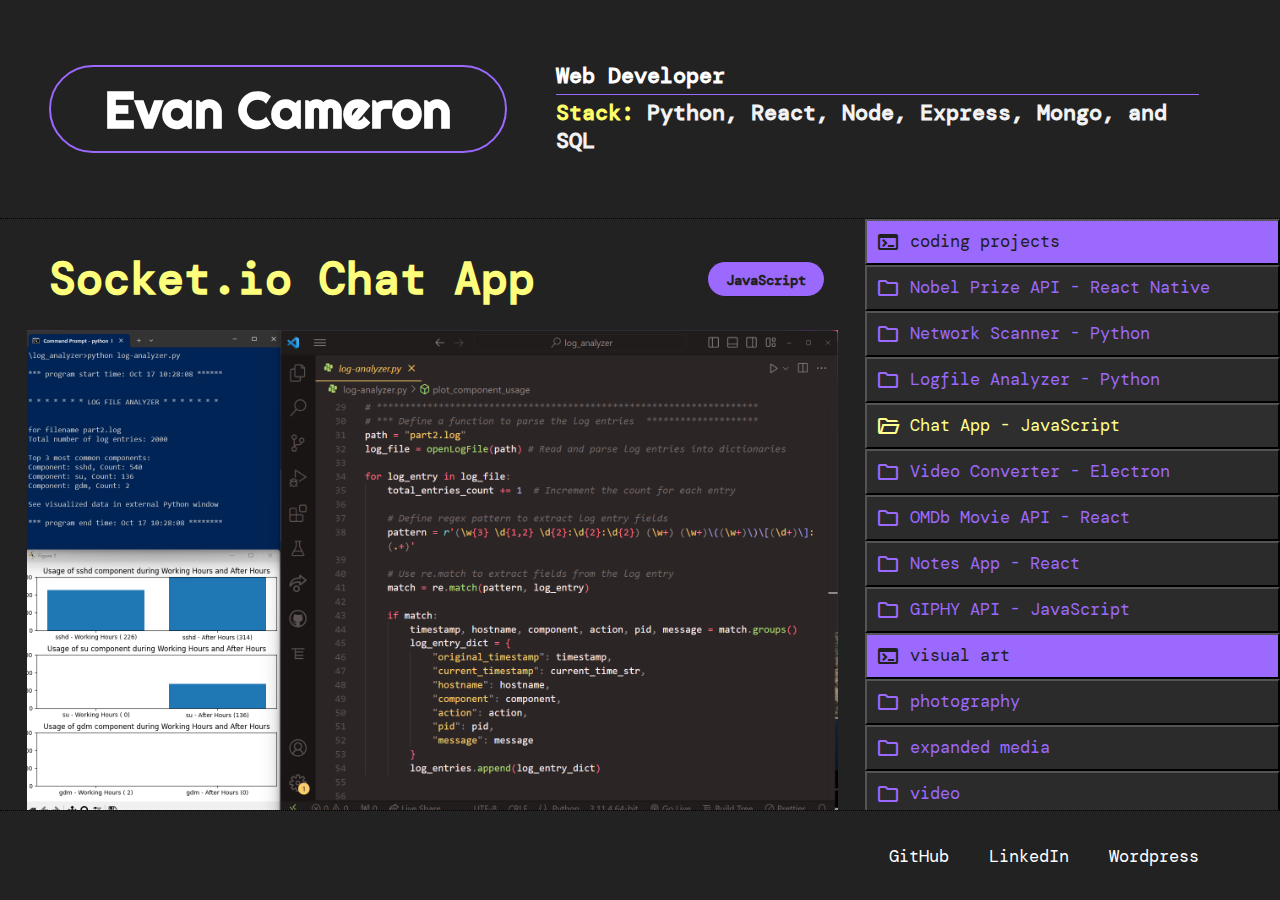
<file: pages/socket.html>
<!DOCTYPE html>
<html lang="en">
  <head>
    <meta charset="UTF-8" />
    <meta name="viewport" content="width=device-width, initial-scale=1.0" />

    <link rel="stylesheet" href="/style.css" />
    <link rel="icon" type="image/x-icon" href="../logos/green-disk.jpg" />
    <link
      rel="stylesheet"
      href="https://fonts.googleapis.com/css2?family=Material+Symbols+Outlined:opsz,wght,FILL,GRAD@20..48,100..700,0..1,-50..200"
    />
    <link
      rel="stylesheet"
      href="https://fonts.googleapis.com/css2?family=Material+Symbols+Outlined:opsz,wght,FILL,GRAD@20..48,100..700,0..1,-50..200"
    />
    <link rel="preconnect" href="https://fonts.googleapis.com" />
    <link rel="preconnect" href="https://fonts.gstatic.com" crossorigin />
    <link
      href="https://fonts.googleapis.com/css2?family=DM+Mono&family=Gabarito:wght@500&family=Righteous&family=Special+Elite&family=Work+Sans:wght@500&family=Young+Serif&display=swap"
      rel="stylesheet"
    />
    <link rel="apple-touch-icon" sizes="180x180" href="/apple-touch-icon.png" />
    <link
      rel="icon"
      type="image/png"
      sizes="32x32"
      href="./logos/floppydisk.png"
    />
    <!-- <link rel="icon" type="image/png" sizes="16x16" href="/floppydisk.png"> -->
    <link rel="manifest" href="/site.webmanifest" />

    <style>
      .material-symbols-outlined {
        font-variation-settings: "FILL" 0, "wght" 400, "GRAD" 0, "opsz" 24;
      }
    </style>

    <title>makeover</title>
  </head>
  <body>
    <div class="container">
        <div class="header">
            <div class="title">
              <a href="../index.html">
                <h1><span class="nowrap">Evan Cameron</span></h1>
              </a>
            </div>
            <div class="job-title">
              <h2 id="dev">Web Developer</h2>
              <h2 id="stack"><span id="white">Stack: </span>Python, React, Node, Express, Mongo, and SQL </h2>
            </div>
          </div>

      <div class="main">
        <div class="navs">
          <div class="scroll-nav1">
            <button class="menu" id="menu">
              <span class="material-symbols-outlined"> terminal </span>
              <p class="nowrap">&nbsp;coding projects</p>
            </button>
            <a href="./nobel.html"><button class="react" id="item1">
              <span class="material-symbols-outlined"> folder </span>
              <p class="nowrap">&nbsp;Nobel Prize API - React Native</p>
            </button></a>
              <a href="./network.html"><button class="python" id="item4">
                <span class="material-symbols-outlined"> folder </span>
                <p class="nowrap">&nbsp;Network Scanner - Python</p>
              </button></a>
            <a href="./logfile.html"><button class="python" id="item4">
              <span class="material-symbols-outlined"> folder </span>
              <p class="nowrap">&nbsp;Logfile Analyzer - Python</p>
            </button></a>
            <a href="./socket.html"><button class="js open-folder" id="item5">
              <span class="material-symbols-outlined"> folder_open </span>
              <p class="nowrap">&nbsp;Chat App - JavaScript </p>
            </button></a>
            <a href="./videoconverter.html"><button class="js" id="item6">
              <span class="material-symbols-outlined"> folder </span>
              <p class="nowrap">&nbsp;Video Converter - Electron</p>
            </button></a>
            <a href="./movies.html"><button class="react" id="item7">
              <span class="material-symbols-outlined"> folder </span>
              <p class="nowrap">&nbsp;OMDb Movie API - React</p>
            </button></a>
            <a href="./notes.html"><button class="unity" id="item8">
                <span class="material-symbols-outlined"> folder</span>
                <p class="nowrap">&nbsp;Notes App - React</p>
              </button></a>
            <a href="./giphy.html"><button class="react" id="item2">
              <span class="material-symbols-outlined"> folder </span>
              <p class="nowrap">&nbsp;GIPHY API - JavaScript</p>
            </button></a>
          </div>
          <div class="scroll-nav1">
            <button class="menu" id="menu">
              <span class="material-symbols-outlined"> terminal </span>
              <p class="nowrap">&nbsp;visual art</p>
            </button>
            <a href="./nobel.html"><button class="react" id="item1">
              <span class="material-symbols-outlined"> folder </span>
              <p class="nowrap">&nbsp;photography</p>
            </button></a>
            <a href="'./giphy.html"><button class="react" id="item2">
              <span class="material-symbols-outlined"> folder </span>
              <p class="nowrap">&nbsp;expanded media </p>
            </button></a>
            <a href="./logfile.html"><button class="python" id="item4">
              <span class="material-symbols-outlined"> folder </span>
              <p class="nowrap">&nbsp;video</p>
            </button></a>
            <a href="./logfile.html"><button class="python" id="item4">
              <span class="material-symbols-outlined"> folder </span>
              <p class="nowrap">&nbsp;print</p>
            </button></a>
          </div>
          <div class="scroll-nav1">
            <button class="menu" id="menu">
              <span class="material-symbols-outlined"> terminal </span>
              <p class="nowrap">&nbsp;blog</p>
            </button>
            <a href="./nobel.html"><button class="react" id="item1">
              <span class="material-symbols-outlined"> folder </span>
              <p class="nowrap">&nbsp;nocturne 2023 highlights</p>
            </button></a>
            <a href="'./giphy.html"><button class="react" id="item2">
              <span class="material-symbols-outlined"> folder </span>
              <p class="nowrap">&nbsp;listening october 2023</p>
            </button></a>
            <a href="./logfile.html"><button class="python" id="item4">
              <span class="material-symbols-outlined"> folder </span>
              <p class="nowrap">&nbsp;AI : Pokemon</p>
            </button></a>
            <a href="./logfile.html"><button class="js" id="item5">
              <span class="material-symbols-outlined"> folder </span>
              <p class="nowrap">&nbsp;AI : Wallaca and Gromit</p>
            </button></a>
            <a href="./logfile.html"></a><button class="js" id="item6">
              <span class="material-symbols-outlined"> folder </span>
              <p class="nowrap">&nbsp;AI : Powerpuff Girls</p>
            </button></a>
            <a href="./logfile.html"></a><button class="unity" id="item7">
              <span class="material-symbols-outlined"> folder </span>
              <p class="nowrap">&nbsp;desk tour autumn 2023</p>
            </button></a>
            <a href="./logfile.html"></a><button class="unity" id="item8">
              <span class="material-symbols-outlined"> folder </span>
              <p class="nowrap">&nbsp;pictures of art - Q3 2023</p>
            </button></a>
          </div>
          
        </div>

        <div class="content">
            <div class="content-intro">
              <h3 class="title nowrap">Socket.io Chat App</h3>
              <h3 class="type"> JavaScript</h3>
            </div>
            
            <div class="description">
              <img src="./media/logfile.png" alt="" />
              <div class="project-text">
                  <p class="paragraph">This Python program analyzes log entries from a file. It does the following:
                    <br><br>Reads log entries from a file and extracts information like timestamps, hostnames, components, actions, process IDs, and messages.
                    <br><br>Counts and displays the top three most common components mentioned in the log entries.
                    <br><br>Classifies log entries into "Working Hours" or "After Hours" based on their timestamps.
                    <br><br>Creates a plot that visualizes the usage of the top three components during working hours and after hours.</p>
                  <a class="alt-anchor"><p class="github-link"><span class="material-symbols-outlined">
                      open_in_new
                      </span>Download the GitHub Repo &nbsp;</p></a>
              </div>    
          </div>

        </div>
      </div>

      <div class="footer">
        <div>
          <nav>
            <a class="footer-link" href="">GitHub</a>
            <a class="footer-link" href="">LinkedIn</a>
            <a class="footer-link" href="">Wordpress</a>
          </nav>
        </div>
      </div>
    </div>
  </body>
</html>
</file>
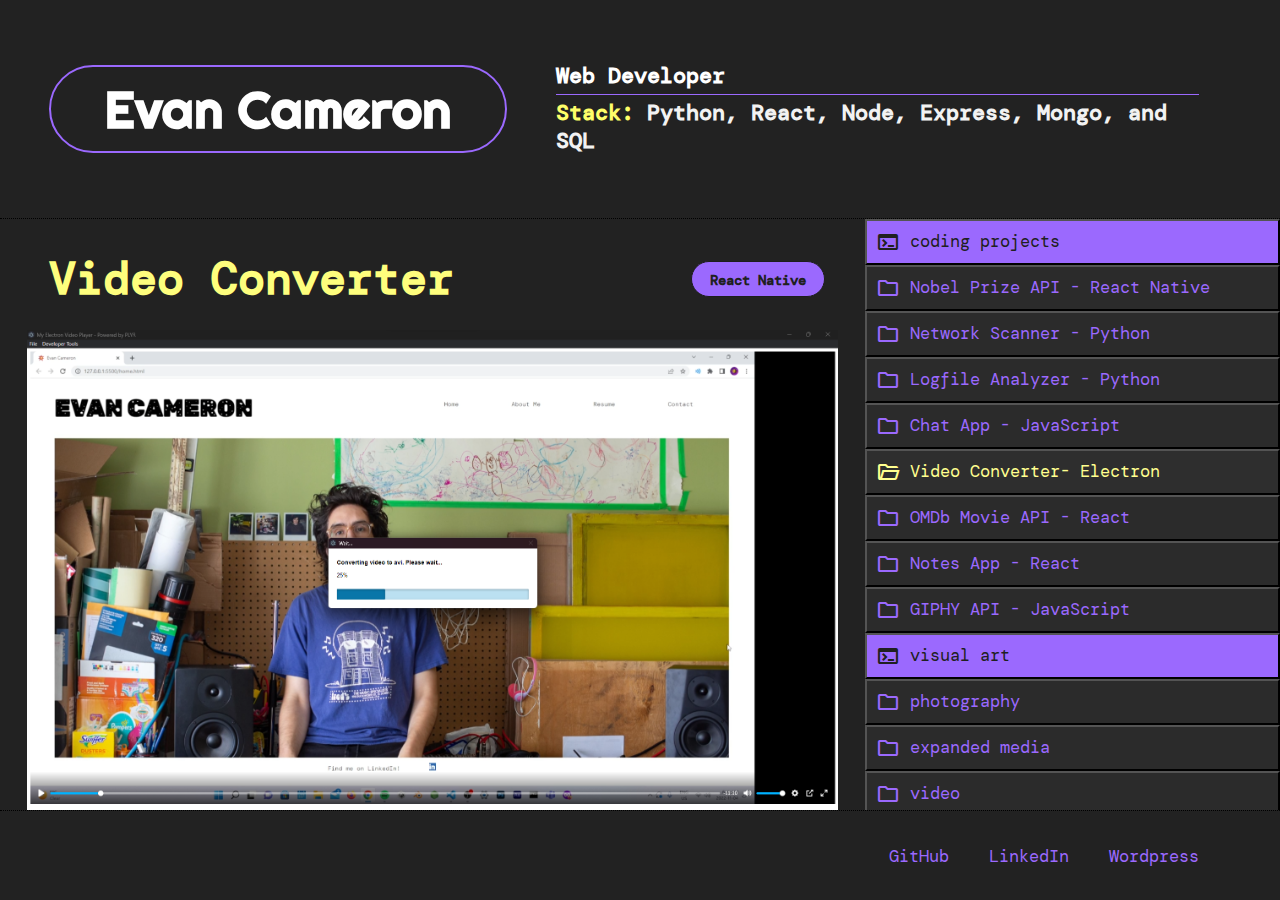
<file: pages/videoconverter.html>
<!DOCTYPE html>
<html lang="en">
  <head>
    <meta charset="UTF-8" />
    <meta name="viewport" content="width=device-width, initial-scale=1.0" />

    <link rel="stylesheet" href="/style.css" />
    <link rel="icon" type="image/x-icon" href="../logos/green-disk.jpg" />
    <link
      rel="stylesheet"
      href="https://fonts.googleapis.com/css2?family=Material+Symbols+Outlined:opsz,wght,FILL,GRAD@20..48,100..700,0..1,-50..200"
    />
    <link
      rel="stylesheet"
      href="https://fonts.googleapis.com/css2?family=Material+Symbols+Outlined:opsz,wght,FILL,GRAD@20..48,100..700,0..1,-50..200"
    />
    <link rel="preconnect" href="https://fonts.googleapis.com" />
    <link rel="preconnect" href="https://fonts.gstatic.com" crossorigin />
    <link
      href="https://fonts.googleapis.com/css2?family=DM+Mono&family=Gabarito:wght@500&family=Righteous&family=Special+Elite&family=Work+Sans:wght@500&family=Young+Serif&display=swap"
      rel="stylesheet"
    />
    <link rel="apple-touch-icon" sizes="180x180" href="/apple-touch-icon.png" />
    <link
      rel="icon"
      type="image/png"
      sizes="32x32"
      href="./logos/floppydisk.png"
    />
    <!-- <link rel="icon" type="image/png" sizes="16x16" href="/floppydisk.png"> -->
    <link rel="manifest" href="/site.webmanifest" />

    <style>
      .material-symbols-outlined {
        font-variation-settings: "FILL" 0, "wght" 400, "GRAD" 0, "opsz" 24;
      }
    </style>

    <title>makeover</title>
  </head>
  <body>
    <div class="container">

      <div class="header">
        <div class="title">
          <a href="../index.html">
            <h1><span class="nowrap">Evan Cameron</span></h1>
          </a>
        </div>
        <div class="job-title">
          <h2 id="dev">Web Developer</h2>
          <h2 id="stack"><span id="white">Stack: </span>Python, React, Node, Express, Mongo, and SQL </h2>
        </div>
      </div>

      <div class="main">
        <div class="navs">
          <div class="scroll-nav1">
            <button class="menu" id="menu">
              <span class="material-symbols-outlined"> terminal </span>
              <p class="nowrap">&nbsp;coding projects</p>
            </button>
            <a href="./nobel.html"><button class="react" id="item1">
              <span class="material-symbols-outlined"> folder </span>
              <p class="nowrap">&nbsp;Nobel Prize API - React Native</p>
            </button></a>
              <a href="./network.html"><button class="python" id="item4">
                <span class="material-symbols-outlined"> folder </span>
                <p class="nowrap">&nbsp;Network Scanner - Python</p>
              </button></a>
            <a href="./logfile.html"><button class="python" id="item4">
              <span class="material-symbols-outlined"> folder </span>
              <p class="nowrap">&nbsp;Logfile Analyzer - Python</p>
            </button></a>
            <a href="./socket.html"><button class="js" id="item5">
              <span class="material-symbols-outlined"> folder </span>
              <p class="nowrap">&nbsp;Chat App - JavaScript</p>
            </button></a>
            <a href="./videoconverter.html"><button class="js open-folder" id="item6">
              <span class="material-symbols-outlined"> folder_open </span>
              <p class="nowrap">&nbsp;Video Converter- Electron</p>
            </button></a>
            <a href="./movies.html"><button class="react" id="item7">
              <span class="material-symbols-outlined"> folder </span>
              <p class="nowrap">&nbsp;OMDb Movie API - React</p>
            </button></a>
            <a href="./notes.html"><button class="unity" id="item8">
              <span class="material-symbols-outlined"> folder</span>
              <p class="nowrap">&nbsp;Notes App - React</p>
            </button></a>
            <a href="./giphy.html"><button class="react" id="item2">
              <span class="material-symbols-outlined"> folder </span>
              <p class="nowrap">&nbsp;GIPHY API - JavaScript</p>
            </button></a>
          </div>
          <div class="scroll-nav1">
            <button class="menu" id="menu">
              <span class="material-symbols-outlined"> terminal </span>
              <p class="nowrap">&nbsp;visual art</p>
            </button>
            <a href="./nobel.html"><button class="react" id="item1">
              <span class="material-symbols-outlined"> folder </span>
              <p class="nowrap">&nbsp;photography</p>
            </button></a>
            <a href="'./giphy.html"><button class="react" id="item2">
              <span class="material-symbols-outlined"> folder </span>
              <p class="nowrap">&nbsp;expanded media </p>
            </button></a>
            <a href="./logfile.html"><button class="python" id="item4">
              <span class="material-symbols-outlined"> folder </span>
              <p class="nowrap">&nbsp;video</p>
            </button></a>
            <a href="./logfile.html"><button class="python" id="item4">
              <span class="material-symbols-outlined"> folder </span>
              <p class="nowrap">&nbsp;print</p>
            </button></a>
          </div>
          <div class="scroll-nav1">
            <button class="menu" id="menu">
              <span class="material-symbols-outlined"> terminal </span>
              <p class="nowrap">&nbsp;blog</p>
            </button>
            <a href="./nobel.html"><button class="react" id="item1">
              <span class="material-symbols-outlined"> folder </span>
              <p class="nowrap">&nbsp;nocturne 2023 highlights</p>
            </button></a>
            <a href="'./giphy.html"><button class="react" id="item2">
              <span class="material-symbols-outlined"> folder </span>
              <p class="nowrap">&nbsp;listening october 2023</p>
            </button></a>
            <a href="./logfile.html"><button class="python" id="item4">
              <span class="material-symbols-outlined"> folder </span>
              <p class="nowrap">&nbsp;AI : Pokemon</p>
            </button></a>
            <a href="./logfile.html"><button class="js" id="item5">
              <span class="material-symbols-outlined"> folder </span>
              <p class="nowrap">&nbsp;AI : Wallaca and Gromit</p>
            </button></a>
            <a href="./logfile.html"></a><button class="js" id="item6">
              <span class="material-symbols-outlined"> folder </span>
              <p class="nowrap">&nbsp;AI : Powerpuff Girls</p>
            </button></a>
            <a href="./logfile.html"></a><button class="unity" id="item7">
              <span class="material-symbols-outlined"> folder </span>
              <p class="nowrap">&nbsp;desk tour autumn 2023</p>
            </button></a>
            <a href="./logfile.html"></a><button class="unity" id="item8">
              <span class="material-symbols-outlined"> folder </span>
              <p class="nowrap">&nbsp;pictures of art - Q3 2023</p>
            </button></a>
          </div>
          
        </div>

        <div class="content">

          <div class="content-intro">
            <h3 class="title nowrap">Video Converter</h3>
            <h3 class="type"> React Native</h3>
          </div>
          
          <div class="description">
            <img src="./media/electron.png" alt="" />
            <div class="project-text">
                <p class="paragraph">
                    This React Native application uses the Nobel Prize API to explore the history of awards and their recipients.
                    <br><br>
                    The application is divded into two stacks: Prizes and Laureates. 
                    <br><br>
                    Laureates sorts the awards alphabetically by recipients first name.
                    <br><br>
                    Prizes is organized by category, and then listed by year. 
                    <br><br>
                </p>
                <a class="alt-anchor"><p class="github-link"><span class="material-symbols-outlined">
                    open_in_new
                    </span>Download the GitHub Repo &nbsp;</p></a>
            </div>    
        </div>

          

        </div>

      </div>

      <div class="footer">
        <div>
          <nav>
            <a href="">GitHub</a>
            <a href="">LinkedIn</a>
            <a href="">Wordpress</a>
          </nav>
        </div>
      </div>
    </div>
  </body>
</html>
</file>
<file: style.css>
* {
  margin: 0%;
  padding: 0;
  box-sizing: border-box;
}

html,
body {
  margin: 0;
  padding: 0;
  color: rgb(112, 69, 255);
  color: #202020;

  background-color: #343434;
}

.container {
  display: flex;
  flex-direction: column;
  height: 100vh;
  overflow-y: hidden;
}

.header {
  /* height: 30%; */
  /* flex: 0 0 20%; */
  height:25%;
  display: flex;
  flex-direction: row;
  justify-content: space-between;
  align-items: center;
  border-bottom: 1px black dotted;

  background-color: rgb(255, 255, 143);
  background-color: rgb(34, 34, 34);
  /* background-color: rgb(212, 67, 67); */
  /* background-color: #ffffff; */
  /* background-color: rgb(18, 16, 140);
  background-color: rgb(15, 14, 121);
  background-color: #ffffff; */
}

.main {
  /* height: 50%; */
  /* flex: 0 70% 0; */
  flex: 1;
  overflow-y: hidden;
  background-color: rgb(18, 16, 140);
  background-color: #ffffff;
  display: flex;
  flex-direction: row-reverse;
  justify-content: space-between;
  width: 100%;
}

.footer {
  /* flex: 0 0 10%; */
  height: 10%;
  display: flex;
  flex-direction: column;
  justify-content: center;
  align-items: flex-end;
  border-top: 1px black dotted;

  background-color: rgb(21, 21, 21);
  background-color: rgb(34, 34, 34);
  background-color: #ffffff;
  background-color: rgb(18, 16, 140);
  background-color: rgb(34, 34, 34);
 
  /* background-color: rgb(15, 14, 121); */
  /* background-color: #ffffff; */
}

nav
{
  padding-right:3vh;
}


.title-preview
{
  font-size: calc(22px + 1vh);
}

.job-title {
  display: flex;
  flex-direction: column;
  justify-content: center;
  /* background-color: white;
  background-color: rgb(155, 105, 254); */
  border-radius: 50px;
  /* border: 1px rgb(254, 254, 105) dotted; */
  padding: 4vh;
  margin-right: 5vh;
}

.projects {
  display: flex;
  justify-content: center;
  align-items: center;

  font-family: "DM Mono, Courier, monospace;";
}

.content {
  display: flex;
  flex-direction: column;
  justify-content: flex-start;
  align-items: center;
  /* background-color: rgb(254, 254, 105); */
  overflow-y: hidden;
  padding: 2vh;

  /* width: 70%; */
  flex: 1;
  background-color: rgb(255, 255, 143);
  background-color: #ffffff;
  background-color: #f8f8f8;
  background-color: rgb(34,34,34);
}

.content-home
{
  display: flex;
  flex-direction: column;
  justify-content: flex-start;
  align-items: center;
  /* background-color: rgb(254, 254, 105); */
  overflow-y: hidden;
  padding: 2vh;

  background-color: rgb(255, 255, 143);
}

.content-intro {
  display: flex;
  flex-direction: row;
  justify-content: space-between;
  align-items: center;
  height: 50%;
  width: 100%;
  color: #202020;
}

.content-img {
  display: flex;
  flex-direction: column;
  justify-content: center;
  align-items: center;
}

.intro {
  /* color: yellow; */
  display: flex;
  flex-direction: row;
  justify-content: center;
}

.navs {
  display: flex;
  flex-direction: column;
  overflow-y: auto;
  overflow-x: hidden;
  height: 100%;
  width:25%;
  min-width: 415px;
  max-width: 415px;
}

.scroll-nav1 {
  width: 100%;

  display: flex;
  flex-direction: column;

}

.scroll-nav2 {
  width: 100%;
  display: flex;
  flex-direction: column;
}

.menu {
  background-color: rgb(240, 240, 240);
  background-color: rgb(155, 105, 254);

}

.menu p
{

}

#menu
{
  background-color: #d6d6d6;
  background-color: #c5c5c5;
  background-color: rgb(155, 105, 254);
  color: #202020;
}

/* .scroll-nav
{
    overflow: auto;
} */

h1 {
  font-family: "Young Serif", Courier, monospace;
  font-family: "Righteous", Courier, monospace;
  font-size: calc(95px + 0.5vh);
  color: rgb(247, 214, 23);
  color: rgb(18, 16, 140);
  color: #202020;
  color: #ffffff;
  /* color: rgb(254, 254, 105); */
  /* background-color: rgb(212, 67, 67); */

  /* border: 8px rgb(112, 69, 255) dotted; 
  border: 10px rgb(251, 241, 60) dotted;  */
  border: 2px rgb(155, 105, 254) solid; 
  border-radius: 50px;
  padding: 1vh;
  padding-right: 6vh;
  padding-left: 6vh;
  margin-left: 2vh;
  flex-wrap: nowrap;
}

h2 {
  font-family: "Courier New", Courier, monospace;
  font-family: "DM Mono", monospace;
  font-size: calc(14px + 1vh);
  /* color: #a561fe; */
  /* color:rgb(206, 206, 206);
  color:#202020;
  color: #8a1f1f; */
  color:rgb(109, 255, 61);
  color: rgb(74, 146, 248);
  color: rgb(254, 254, 105);
  color: #ffffff;
  /* color: #ffffff; */
}

#stack
{
  color: rgb(160, 255, 116);
  color: #f2f2f2;
  flex-wrap: wrap;
  display: inline;
}

#white
{
  color: #ffffff;
  color: yellow;
  color: rgb(255, 52, 25);
  
  color: rgb(255, 255, 143);
  color: rgb(254, 254, 105);
  /* color: rgb(155, 105, 254); */
  /* color: rgb(212, 67, 67);
  color: #ffc165;
  color: rgb(104, 146, 255); */
  display: inline;
}

h3 {
  font-family: "Courier New", Courier, monospace;
  font-family: "DM Mono", monospace;
  color: #2a63ff;
  color: #202020;
 
}

p {
  font-family: "DM Mono", Courier, monospace;
  font-size: calc(12px + 0.6vh);
}

a {
  font-family: "DM Mono", Courier, monospace;
  font-size: calc(12px + 0.6vh);
  text-decoration: none;
  padding: 2vh;
  /* border: 1px rgb(155, 105, 254) solid; */
  border-radius: 50px;
  color: rgb(219, 27, 27);
  color: rgb(74, 146, 248);
  color: rgb(248, 237, 74);
  color: rgb(254, 254, 105);
  color:rgb(155, 105, 254);

  /* width: auto; */

  /* color:yellow; */
  /* color: #202020; */
}

button
{
  display: flex;
  flex: row;
  justify-content: flex-start;
  padding: 1vh;
  background-color: #ffffff;
  background-color: #f0f0f0;
  background-color: rgb(43, 43, 43);
  color:rgb(155, 105, 254);
  width: 100%;
  min-width: 380px;
  overflow-y: hidden;
}

img {
  object-fit: contain;
  width: auto;
  height: 95%;

  display: flex;
  flex-direction: column;
  justify-content: flex-start;
  align-items: flex-start;
  padding-top: 1vh;
  padding-bottom:1vh;
}

.nowrap 
{
  flex-wrap:nowrap;
}


.title-preview
{
font-size: calc(190px + 1vh);
}

.scroll-nav1 a
{
 padding:0;
 
}

#dev
{
  border-bottom: 1px white solid;
  border-bottom: 1px  rgb(155, 105, 254) solid;
  padding-bottom: 4px;
  margin-bottom: 4px;

}

.nowrap
{
  white-space: nowrap;
}

.open-folder
{
  background-color: rgb(46, 46, 46);
  color: rgb(255, 255, 143);
}

.title
{
  font-size: calc(18px + 3vh);
  /* background-color: rgb(255, 255, 143); */
  background-color: rgb(254, 254, 125); 
  background-color: #343434;
  background-color: rgb(34, 34, 34);
  color: rgb(254, 254, 105);
  color:rgb(155, 105, 254) ;
  color:#343434;
  color:#ffffff;
  color: rgb(254, 254, 125);
  /* border-bottom: 1px solid rgb(155, 105, 254); */
  padding: 1vw;
  margin-left: 2vh;
  /* background-color: white; */
  /* margin-top: 1vh; */
  /* padding-right: 20vh; */
  /* text-decoration: underline; */
}

.home-title
{
  font-size: calc(18px + 3vh);
  /* background-color: rgb(255, 255, 143); */
  background-color: rgb(254, 254, 125); 
  background-color: #343434;
  background-color: rgb(34, 34, 34);
  color: rgb(254, 254, 105);
  
  color:#343434;
  color:#ffffff;
  color: rgb(254, 254, 125);
  color:rgb(155, 105, 254) ;
  /* border-bottom: 1px solid rgb(155, 105, 254); */
  padding: 1vw;
  margin-left: 2vh;
}

.type
{
  font-size: 14px;
  border: 1px solid rgb(29, 29, 29);
  background-color: rgb(155, 105, 254);
  color: #202020;
  border-radius: 50px;
  padding-right: 2vh;
  padding-left: 2vh;
  padding-top: 1vh;
  padding-bottom: 0.75vh;
  margin-right:2.5vh;
}

.buttons
{
  width:100%;
  display: flex;
  flex-direction: row;
  justify-content: flex-end;
}

.github
{
  background-color: #ffffff;
  background-color: #202020;
  background-color: rgb(34, 34, 34);
  border: 1px solid rgb(155, 105, 254);
  color:rgb(155, 105, 254);
  color: #ffffff;

  display: flex;
  flex-direction: row;
  justify-content: center;
  align-items: center;
}

.description
{
  height: 95%;
  display: flex;
  flex-direction: row-reverse;  
}

.coverphoto
{
  display: flex;
  flex-direction: column;
  justify-content: flex-start;
  align-items: flex-start;
  padding: 2vh;
  height:100%;
}

.project-text
{
  padding: 2vh;
  margin: 2vh;
  display: flex;
  flex-direction: column;
  /* justify-content: space-between; */
  justify-content: flex-start;
  background-color: white;
  background-color: rgb(255, 255, 143);

  width:75%
}

.github-link
{
  display: flex;
  flex-direction: row-reverse;
  /* border: 1px solid black; */
}

.alt-anchor
{
  border: none;
  /* color: rgb(108, 36, 251); */
  color: #202020;
}

.download
{
  padding: 0;
  padding-bottom: 1vh;
  padding-right:1vh;
}

.github .material-symbols-outlined
{
color: rgb(254, 254, 105);
}

@media (max-width: 1700px) {
  .content 
  {
    display: flex;
    flex-direction: column;
    justify-content: flex-start;

    overflow-y: auto;
  }
}

@media (max-width: 1600px) {
  .container {
    display: flex;
    flex-direction: column;
    height: 100vh;
  }

  .header {
    /* height: 30%; */
    flex: 0 0 40%;
    display: flex;
    flex-direction: column;
    justify-content: space-around;
    align-items: center;

    background-color: rgb(255, 255, 143);
    background-color: rgb(34, 34, 34);
    background-color: rgb(18, 16, 140);
    background-color: rgb(15, 14, 121);
  }

  .main {
    overflow: auto;
    /* height: 50%; */

    flex: 1;

    background-color: rgb(18, 16, 140);
  }

  .footer {
    flex: 0 0 10%;
    display: flex;
    flex-direction: column;
    justify-content: center;
    align-items: center;

    background-color: rgb(21, 21, 21);
    background-color: rgb(15, 14, 121);
  }

  .title {
    /* padding-top: 3vh; */
  }

  .content
  {
    overflow-y: auto;

    display: flex;
    flex-direction: column;
    

  }

  .projects {
    display: flex;
    justify-content: center;
    align-items: center;

    font-family: "DM Mono, Courier, monospace;";
  }

  .project-text
  {
    width:100%;
    height: 100%;

    margin:0;
    padding:0;

    padding:4vh;
    margin-left: 10vh;
    margin-right: 10vh;

    background-color: ;
  }

  .description
  {
    display: flex;
    flex-direction: column;
    /* justify-content: center; */
    align-items: center;
  }

  .coverphoto
  {
    padding: 0;
  }

  .intro {
    color: yellow;
    display: flex;
    flex-direction: row;
    justify-content: center;
  }

  h2 {
    font-family: "Courier New", Courier, monospace;
    font-family: "DM Mono", monospace;
    font-size: calc(20px + 1vh);
  }

  p {
    font-family: "DM Mono", Courier, monospace;
    font-size: calc(12px + 0.6vh);
  }

  a {
    font-family: "DM Mono", Courier, monospace;
    font-size: calc(12px + 0.6vh);
    text-decoration: none;
    padding: 2vh;
    /* color: rgb(219, 27, 27); */
  }

  ul {
    background-color: rgb(18, 16, 140);
  }

  li {
    display: flex;
    flex: row;
    justify-content: flex-start;
    padding: 1vh;
    border: 1px rgb(75, 48, 158) dotted;
  }

  .container {
    display: flex;
    flex-direction: column;
    height: 100vh;
    overflow-y: hidden;
  }
  
  .header {
    /* height: 30%; */
    flex: 0 0 20%;
    display: flex;
    flex-direction: row;
    justify-content: space-between;
    align-items: center;
    border-bottom: 1px black dotted;
  
    background-color: rgb(255, 255, 143);
    background-color: rgb(34, 34, 34);
    /* background-color: rgb(212, 67, 67); */
    /* background-color: #ffffff; */
    /* background-color: rgb(18, 16, 140);
    background-color: rgb(15, 14, 121);
    background-color: #ffffff; */
  }
  
  .main {
    /* height: 50%; */
    flex: 1;
    overflow-y: scroll;
    background-color: rgb(18, 16, 140);
    background-color: #ffffff;
    display: flex;
    flex-direction: row-reverse;
    justify-content: space-between;
    width: 100%;
  }
  
  .footer {
    flex: 0 0 10%;
    display: flex;
    flex-direction: column;
    justify-content: center;
    align-items: flex-end;
    border-top: 1px black dotted;
  
    background-color: rgb(21, 21, 21);
    background-color: rgb(34, 34, 34);
    background-color: #ffffff;
    background-color: rgb(18, 16, 140);
    background-color: rgb(34, 34, 34);
   
    /* background-color: rgb(15, 14, 121); */
    /* background-color: #ffffff; */
  }
  
  .footer nav {
    padding-right: 7vh;
  }

  .footer-link
  {
    min-width:135px;
    border:none;
    color:white;
  }

  img {
    width: 100%; /* Set the width to 100% to make the image responsive */
    height: auto; /* Allow the height to adjust automatically based on the aspect ratio */
    padding: 1vh;
    object-fit: contain; /* Maintain the image's aspect ratio and fit it within the container */
    padding-bottom:2vh;
  }

  .description
  {
    display: flex;
    flex-direction: column;
    justify-content: space-between;

    height: auto;

  }
}

@media (max-width: 1431px) {

  h1 
  {
    font-size: calc(16px + 4vh);
    margin-left: 2vh;
  }

  h2 
  {
    font-size: calc(8px + 1.5vh)
  }
}

@media (max-width: 999px) {
  .container {
    display: flex;
    flex-direction: column;
    height: 100vh;
  }

  .header {
    /* height: 30%; */
    flex: 0 0 25%;
    display: flex;
    flex-direction: row;
    justify-content: space-around;
    align-items: center;

  }

  .main {
    overflow: auto;
    /* height: 50%; */

    flex: 1;
  }

  .footer {
    flex: 0 0 10%;
    display: flex;
    flex-direction: column;
    justify-content: center;
    align-items: center;

  }

  .title {
    padding-top: 0;
    font-size: calc(5px + 2vh);
  }

  .projects {
    display: flex;
    justify-content: center;
    align-items: center;

    font-family: "DM Mono, Courier, monospace;";
  }


  h1 {
    /* font-family: "Young Serif", Courier, monospace; */
    font-size: calc(40px + 1vh);
    /* color: rgb(217, 217, 217); */

    border: 1px rgb(112, 69, 255) dotted;
    border-radius: 50px;
    padding: 1vh;
    padding-left: 6vh;
    padding-right: 6vh;
  }

  h2 {
    font-family: "Courier New", Courier, monospace;
    font-family: "DM Mono", monospace;
    font-size: calc(8px + 1vh);
  }

  h3 
  {
    font-size: calc(4px + 1vh);
  }

  p {
    font-family: "DM Mono", Courier, monospace;
    font-size: calc(12px + 0.6vh);
  }

  a {
    font-family: "DM Mono", Courier, monospace;
    font-size: calc(12px + 0.6vh);
    text-decoration: none;
    padding: 2vh;
    /* color: rgb(219, 27, 27); */
  }

  ul {
    background-color: rgb(18, 16, 140);
  }

  li {
    display: flex;
    flex: row;
    justify-content: flex-start;
    padding: 1vh;
    border: 1px rgb(75, 48, 158) dotted;
  }

  .description
  {
    display: flex;
    flex-direction: column-reverse;
  }

  .content-intro
  {
    padding-bottom: 2vh;
  }
}

@media (max-width: 780px) {

  .header
  {
    display: flex;
    flex-direction: column;
  }

  .title
  {
    margin: 0;
    padding-top: 5vh;
  }

  .job-title
  {
    margin: 0;
    padding: 0;
    padding-bottom: 3vh;
  }

  .main
  {
    /* padding-top: 2vh; */
    height: 40vh;

    display: flex;
    flex-direction: column;
    justify-content: flex-start;
  }

  .navs
  {
    min-width: 100vw;
    max-width: none;

    height:25vh;
  }

  button
  {
    width: 100vw;
  }

  .container
  {
    background-color: #343434;
  }

  .title
  {
    padding: 0;
  }

  .type
  {
    visibility: hidden;
  }

  #dev
  {
    display: flex;
    flex-direction: row;
    justify-content: center;
  }

  #stack
  {

  }
}

@media (max-width: 780px) {
  h1 
  {
    font-size: 36px;
    margin: 0;
  }
  #dev
  {
    padding-bottom: 1vh;
  }

  #stack
  {
    padding-top: 1vh;
    padding-left: 2vh;
  }
}
</file>
